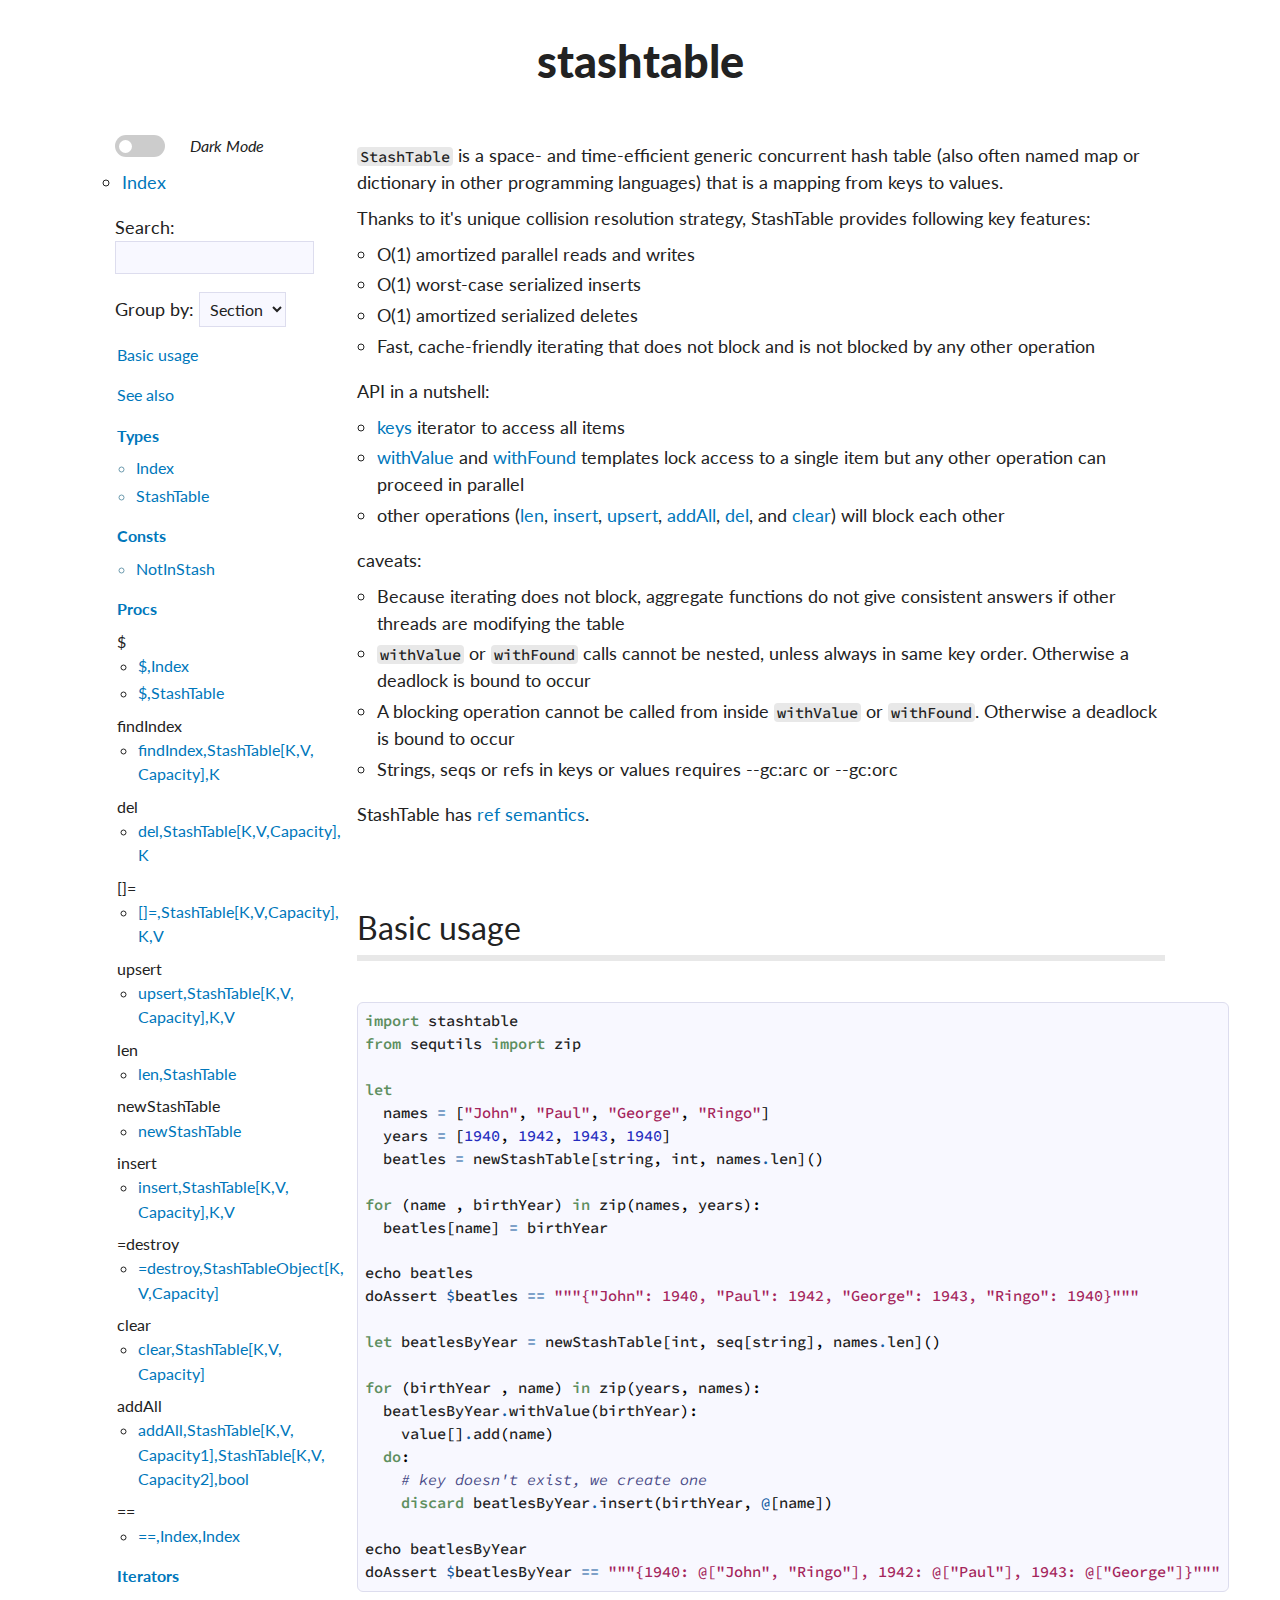
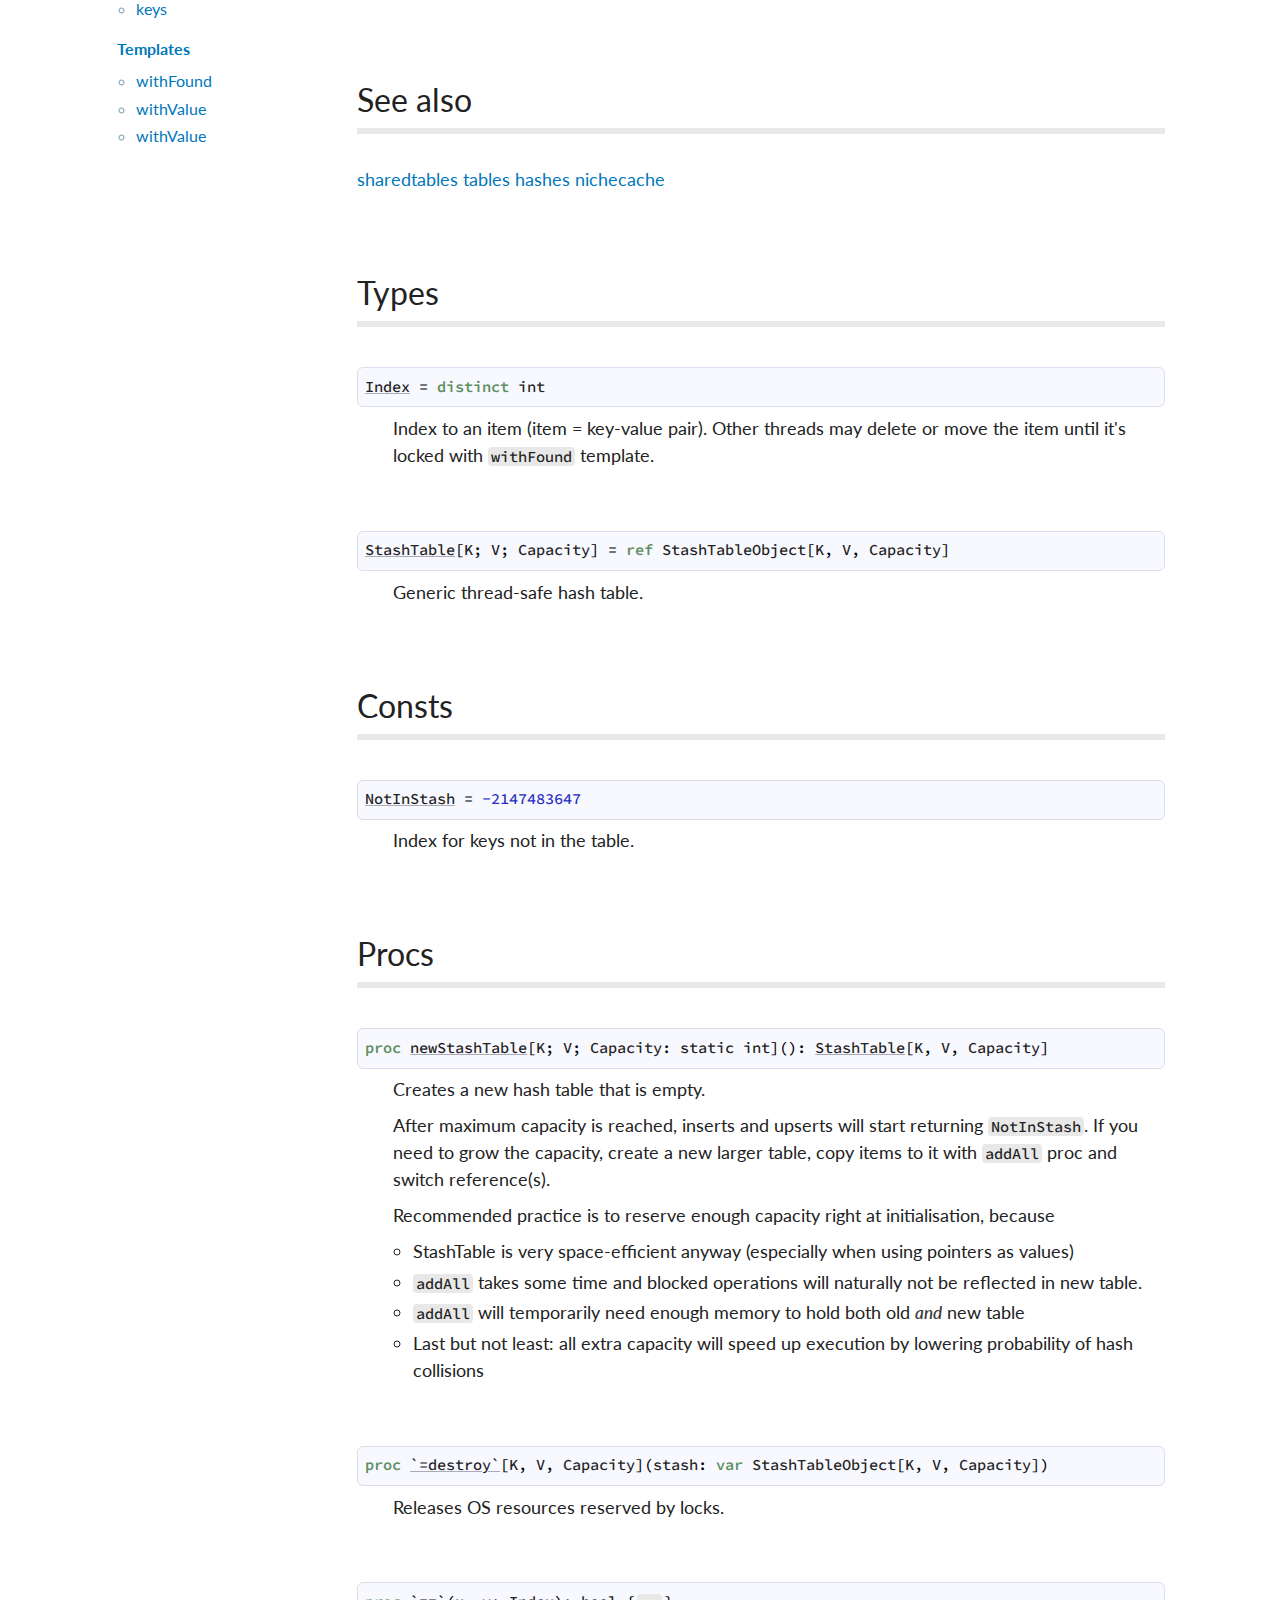
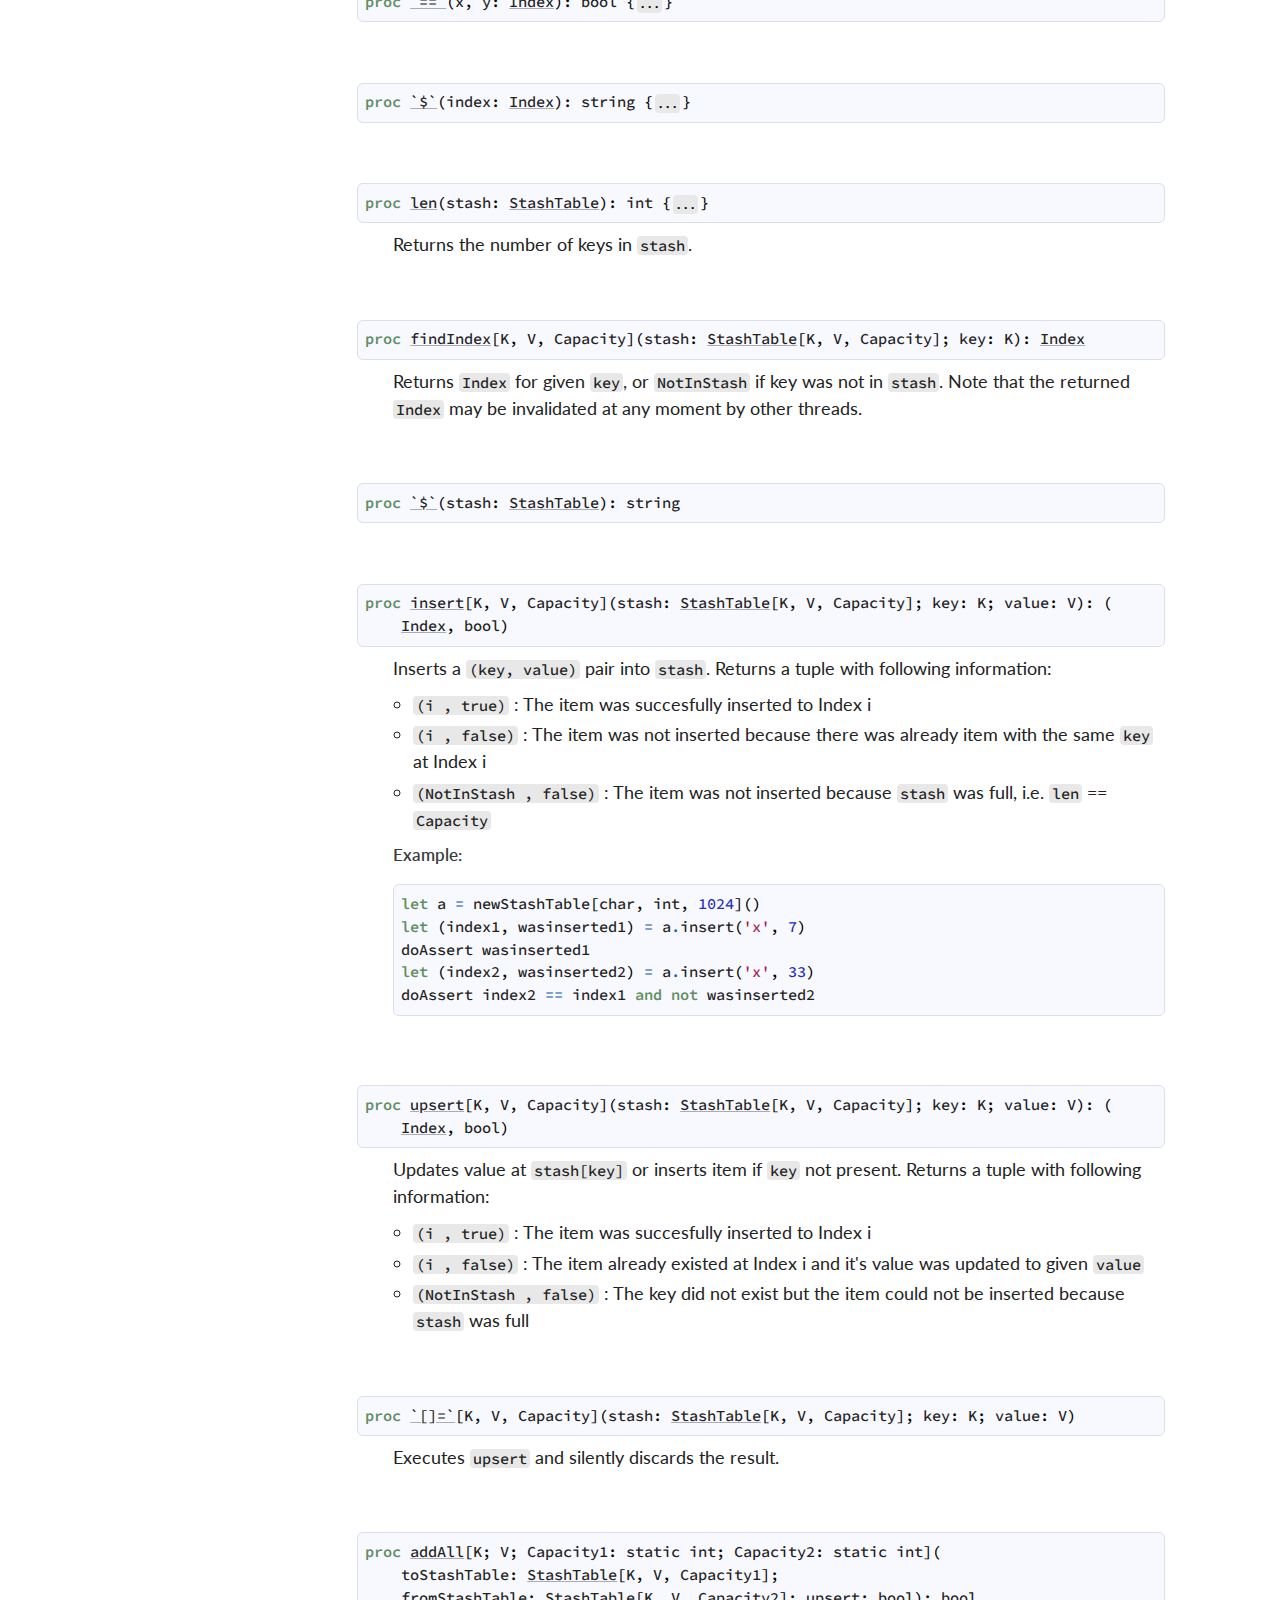
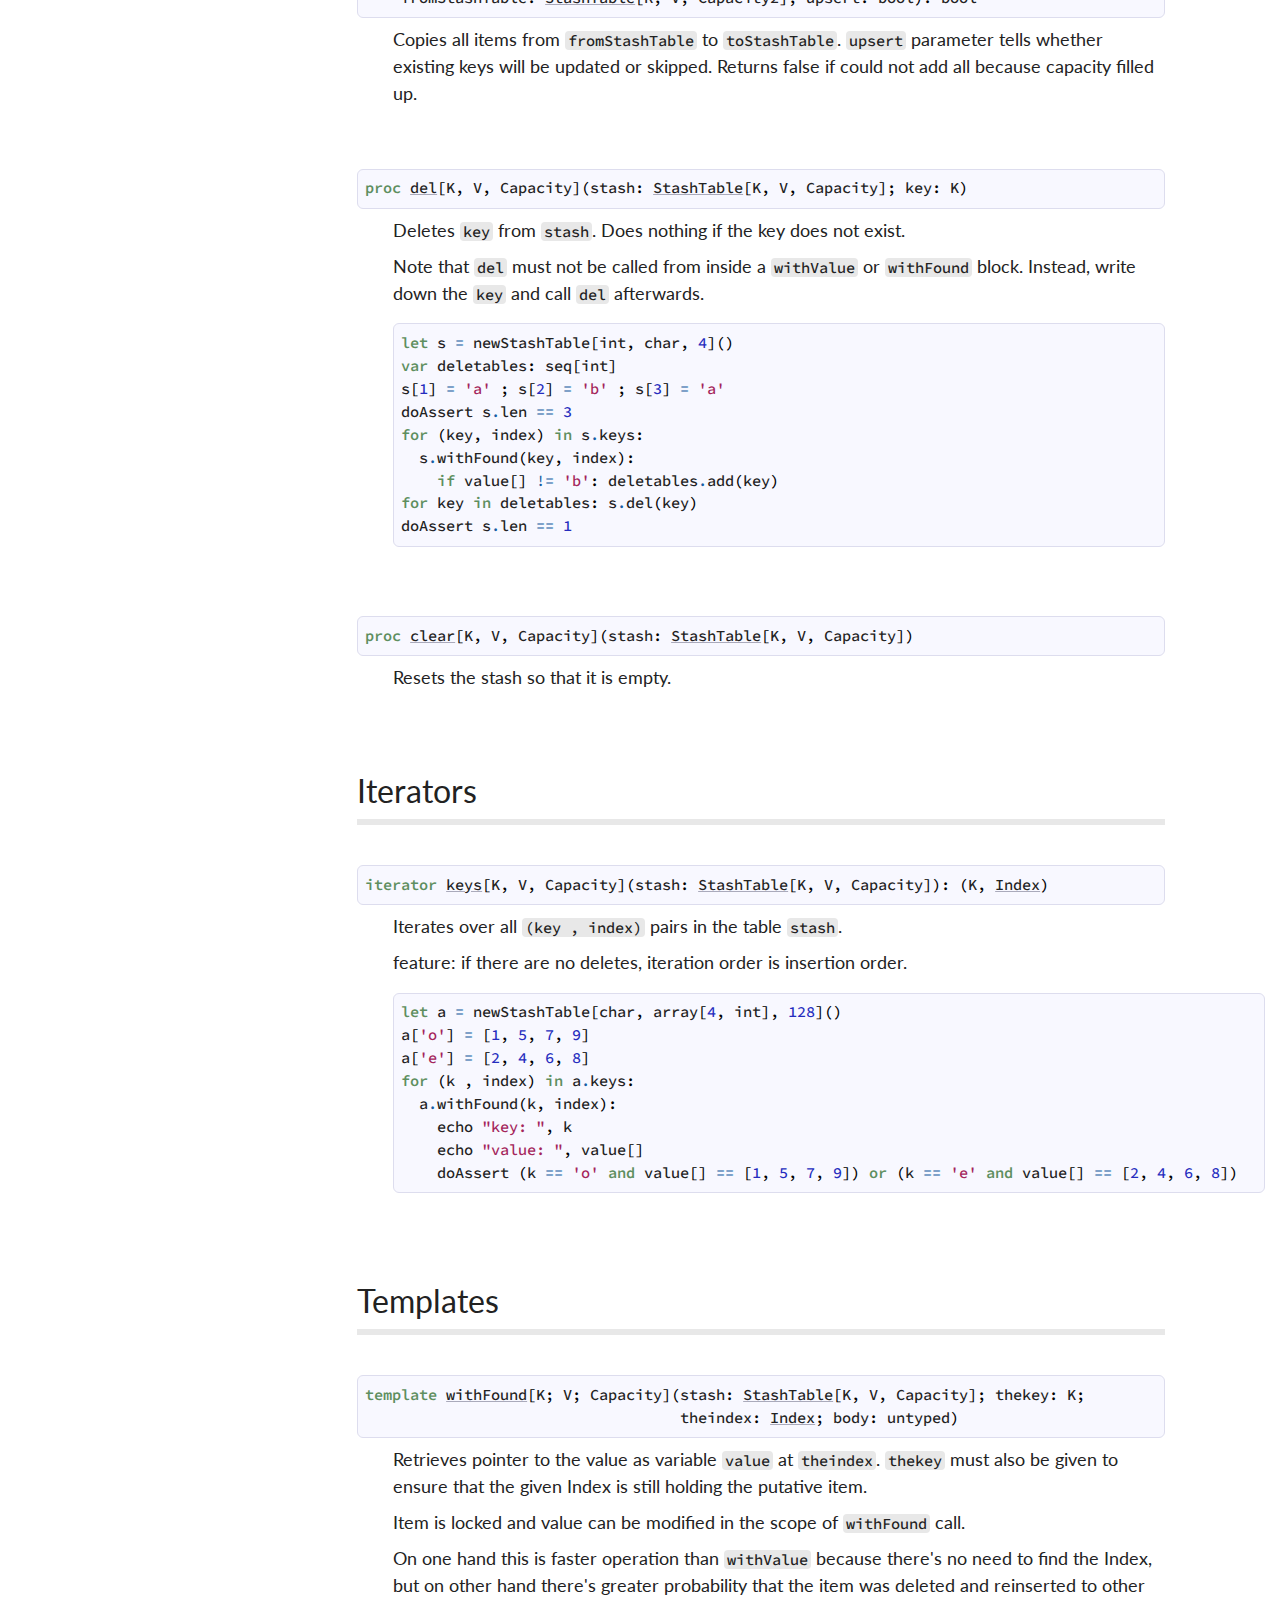
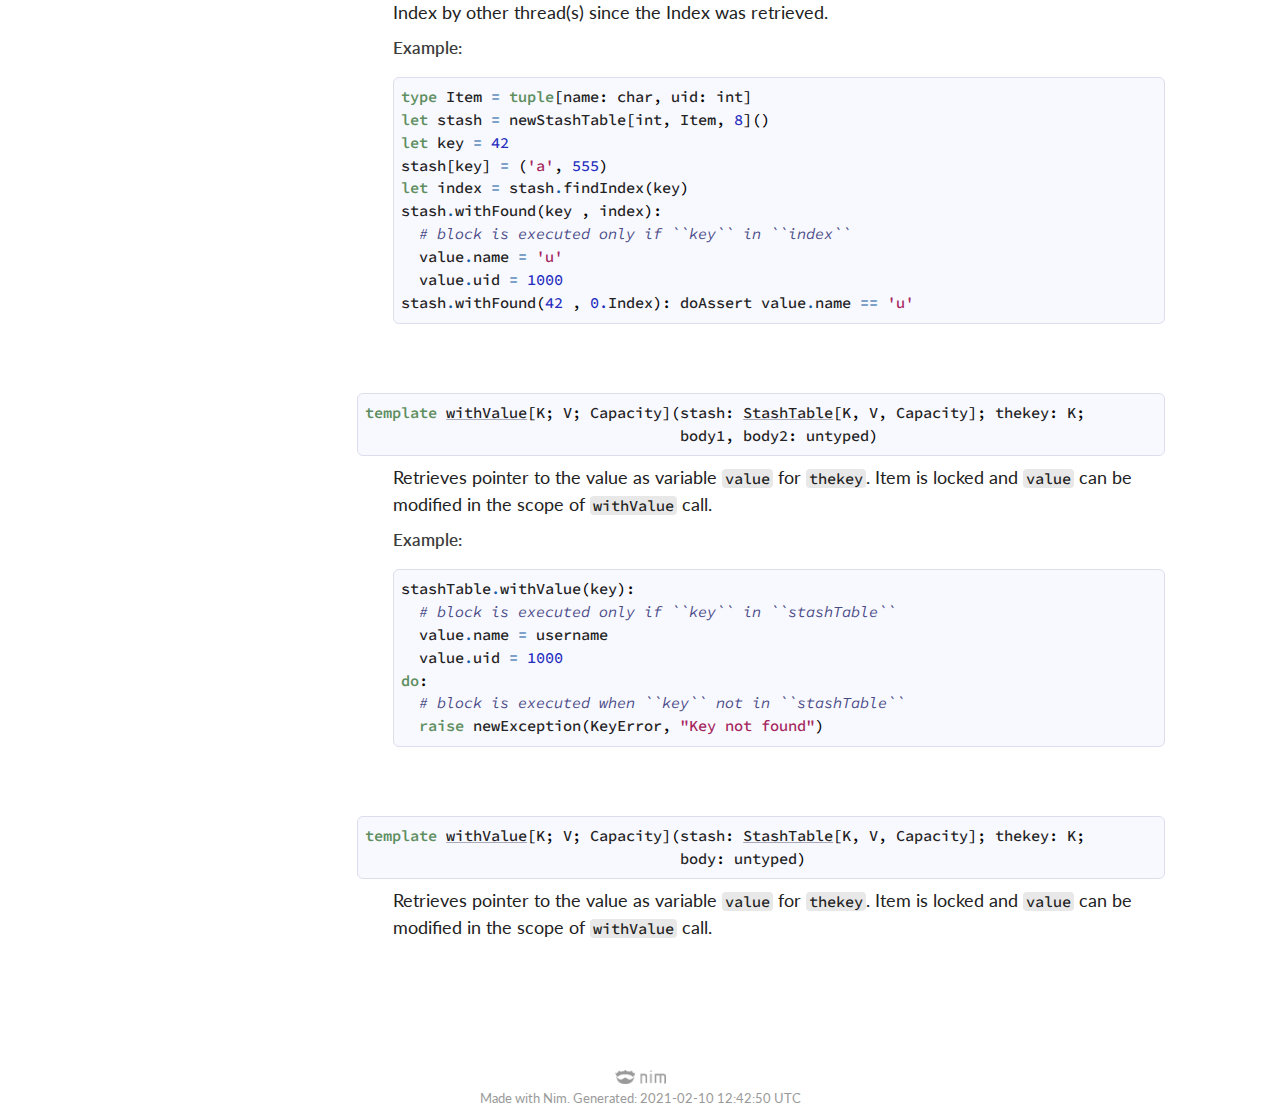
<file: doc/stashtable.html>
<?xml version="1.0" encoding="utf-8" ?>
<!DOCTYPE html PUBLIC "-//W3C//DTD XHTML 1.0 Transitional//EN"
  "http://www.w3.org/TR/xhtml1/DTD/xhtml1-transitional.dtd">
<!--  This file is generated by Nim. -->
<html xmlns="http://www.w3.org/1999/xhtml" xml:lang="en" lang="en">
<head>
<meta http-equiv="Content-Type" content="text/html; charset=utf-8" />

<meta name="viewport" content="width=device-width, initial-scale=1.0">

<!-- Favicon -->
<link rel="shortcut icon" href="[data-uri]"/>
<link rel="icon" type="image/png" sizes="32x32" href="[data-uri]">

<!-- Google fonts -->
<link href='https://fonts.googleapis.com/css?family=Lato:400,600,900' rel='stylesheet' type='text/css'/>
<link href='https://fonts.googleapis.com/css?family=Source+Code+Pro:400,500,600' rel='stylesheet' type='text/css'/>

<title>stashtable</title>

<script type="text/javascript">
function main() {
  var pragmaDots = document.getElementsByClassName("pragmadots");
  for (var i = 0; i < pragmaDots.length; i++) {
    pragmaDots[i].onclick = function(event) {
      // Hide tease
      event.target.parentNode.style.display = "none";
      // Show actual
      event.target.parentNode.nextElementSibling.style.display = "inline";
    }
  }

  const toggleSwitch = document.querySelector('.theme-switch input[type="checkbox"]');
  function switchTheme(e) {
      if (e.target.checked) {
          document.documentElement.setAttribute('data-theme', 'dark');
          localStorage.setItem('theme', 'dark');
      } else {
          document.documentElement.setAttribute('data-theme', 'light');
          localStorage.setItem('theme', 'light');
      }
  }

  toggleSwitch.addEventListener('change', switchTheme, false);

  const currentTheme = localStorage.getItem('theme') ? localStorage.getItem('theme') : null;
  if (currentTheme) {
    document.documentElement.setAttribute('data-theme', currentTheme);

    if (currentTheme === 'dark') {
      toggleSwitch.checked = true;
    }
  }
}
</script>

<style>

/*
Stylesheet for use with Docutils/rst2html.

See http://docutils.sf.net/docs/howto/html-stylesheets.html for how to
customize this style sheet.

Modified from Chad Skeeters' rst2html-style
https://bitbucket.org/cskeeters/rst2html-style/

Modified by Boyd Greenfield and narimiran
*/

:root {
  --primary-background: #fff;
  --secondary-background: ghostwhite;
  --third-background: #e8e8e8;
  --border: #dde;
  --text: #222;
  --anchor: #07b;
  --anchor-focus: #607c9f;
  --input-focus: #1fa0eb;
  --strong: #3c3c3c;
  --hint: #9A9A9A;
  --nim-sprite-base64: url("[data-uri]");

  --keyword: #5e8f60;
  --identifier: #222;
  --comment: #484a86;
  --operator: #155da4;
  --punctuation: black;
  --other: black;
  --escapeSequence: #c4891b;
  --number: #252dbe;
  --literal: #a4255b;
  --raw-data: #a4255b;
}

[data-theme="dark"] {
  --primary-background: #171921;
  --secondary-background: #1e202a;
  --third-background: #2b2e3b;
  --border: #0e1014;
  --text: #fff;
  --anchor: #8be9fd;
  --anchor-focus: #8be9fd;
  --input-focus: #8be9fd;
  --strong: #bd93f9;
  --hint: #7A7C85;
  --nim-sprite-base64: url("[data-uri]");

  --keyword: #ff79c6;
  --identifier: #f8f8f2;
  --comment: #6272a4;
  --operator: #ff79c6;
  --punctuation: #f8f8f2;
  --other: #f8f8f2;
  --escapeSequence: #bd93f9;
  --number: #bd93f9;
  --literal: #f1fa8c;
  --raw-data: #8be9fd;
}

.theme-switch-wrapper {
  display: flex;
  align-items: center;
}

.theme-switch-wrapper em {
  margin-left: 10px;
  font-size: 1rem;
}

.theme-switch {
  display: inline-block;
  height: 22px;
  position: relative;
  width: 50px;
}

.theme-switch input {
  display: none;
}

.slider {
  background-color: #ccc;
  bottom: 0;
  cursor: pointer;
  left: 0;
  position: absolute;
  right: 0;
  top: 0;
  transition: .4s;
}

.slider:before {
  background-color: #fff;
  bottom: 4px;
  content: "";
  height: 13px;
  left: 4px;
  position: absolute;
  transition: .4s;
  width: 13px;
}

input:checked + .slider {
  background-color: #66bb6a;
}

input:checked + .slider:before {
  transform: translateX(26px);
}

.slider.round {
  border-radius: 17px;
}

.slider.round:before {
  border-radius: 50%;
}

html {
  font-size: 100%;
  -webkit-text-size-adjust: 100%;
  -ms-text-size-adjust: 100%; }

body {
  font-family: "Lato", "Helvetica Neue", "HelveticaNeue", Helvetica, Arial, sans-serif;
  font-weight: 400;
  font-size: 1.125em;
  line-height: 1.5;
  color: var(--text);
  background-color: var(--primary-background); }

/* Skeleton grid */
.container {
  position: relative;
  width: 100%;
  max-width: 1050px;
  margin: 0 auto;
  padding: 0;
  box-sizing: border-box; }

.column,
.columns {
  width: 100%;
  float: left;
  box-sizing: border-box;
  margin-left: 1%;
}

.column:first-child,
.columns:first-child {
  margin-left: 0; }

.three.columns {
  width: 22%;
}

.nine.columns {
  width: 77.0%; }

.twelve.columns {
  width: 100%;
  margin-left: 0; }

@media screen and (max-width: 860px) {
  .three.columns {
    display: none;
  }
  .nine.columns {
    width: 98.0%;
  }
  body {
    font-size: 1em;
    line-height: 1.35;
  }
}

cite {
  font-style: italic !important; }


/* Nim search input */
div#searchInputDiv {
  margin-bottom: 1em;
}
input#searchInput {
  width: 80%;
}

/*
 * Some custom formatting for input forms.
 * This also fixes input form colors on Firefox with a dark system theme on Linux.
 */
input {
  -moz-appearance: none;
  background-color: var(--secondary-background);
  color: var(--text);
  border: 1px solid var(--border);
  font-family: "Lato", "Helvetica Neue", "HelveticaNeue", Helvetica, Arial, sans-serif;
  font-size: 0.9em;
  padding: 6px;
}

input:focus {
  border: 1px solid var(--input-focus);
  box-shadow: 0 0 3px var(--input-focus);
}

select {
  -moz-appearance: none;
  background-color: var(--secondary-background);
  color: var(--text);
  border: 1px solid var(--border);
  font-family: "Lato", "Helvetica Neue", "HelveticaNeue", Helvetica, Arial, sans-serif;
  font-size: 0.9em;
  padding: 6px;
}

select:focus {
  border: 1px solid var(--input-focus);
  box-shadow: 0 0 3px var(--input-focus);
}

/* Docgen styles */
/* Links */
a {
  color: var(--anchor);
  text-decoration: none;
}

a span.Identifier {
  text-decoration: underline;
  text-decoration-color: #aab;
}

a.reference-toplevel {
  font-weight: bold;
}

a.toc-backref {
  text-decoration: none;
  color: var(--text); }

a.link-seesrc {
  color: #607c9f;
  font-size: 0.9em;
  font-style: italic; }

a:hover,
a:focus {
  color: var(--anchor-focus);
  text-decoration: underline; }

a:hover span.Identifier {
  color: var(--anchor);
}


sub,
sup {
  position: relative;
  font-size: 75%;
  line-height: 0;
  vertical-align: baseline; }

sup {
  top: -0.5em; }

sub {
  bottom: -0.25em; }

img {
  width: auto;
  height: auto;
  max-width: 100%;
  vertical-align: middle;
  border: 0;
  -ms-interpolation-mode: bicubic; }

@media print {
  * {
    color: black !important;
    text-shadow: none !important;
    background: transparent !important;
    box-shadow: none !important; }

  a,
  a:visited {
    text-decoration: underline; }

  a[href]:after {
    content: " (" attr(href) ")"; }

  abbr[title]:after {
    content: " (" attr(title) ")"; }

  .ir a:after,
  a[href^="javascript:"]:after,
  a[href^="#"]:after {
    content: ""; }

  pre,
  blockquote {
    border: 1px solid #999;
    page-break-inside: avoid; }

  thead {
    display: table-header-group; }

  tr,
  img {
    page-break-inside: avoid; }

  img {
    max-width: 100% !important; }

  @page {
    margin: 0.5cm; }

  h1 {
    page-break-before: always; }

  h1.title {
    page-break-before: avoid; }

  p,
  h2,
  h3 {
    orphans: 3;
    widows: 3; }

  h2,
  h3 {
    page-break-after: avoid; }
}


p {
  margin-top: 0.5em;
  margin-bottom: 0.5em;
}

small {
  font-size: 85%; }

strong {
  font-weight: 600;
  font-size: 0.95em;
  color: var(--strong);
}

em {
  font-style: italic; }

h1 {
  font-size: 1.8em;
  font-weight: 400;
  padding-bottom: .25em;
  border-bottom: 6px solid var(--third-background);
  margin-top: 2.5em;
  margin-bottom: 1em;
  line-height: 1.2em; }

h1.title {
  padding-bottom: 1em;
  border-bottom: 0px;
  font-size: 2.5em;
  text-align: center;
  font-weight: 900;
  margin-top: 0.75em;
  margin-bottom: 0em;
}

h2 {
  font-size: 1.3em;
  margin-top: 2em; }

h2.subtitle {
  text-align: center; }

h3 {
  font-size: 1.125em;
  font-style: italic;
  margin-top: 1.5em; }

h4 {
  font-size: 1.125em;
  margin-top: 1em; }

h5 {
  font-size: 1.125em;
  margin-top: 0.75em; }

h6 {
  font-size: 1.1em; }


ul,
ol {
  padding: 0;
  margin-top: 0.5em;
  margin-left: 0.75em; }

ul ul,
ul ol,
ol ol,
ol ul {
  margin-bottom: 0;
  margin-left: 1.25em; }

ul.simple > li {
    list-style-type: circle;
}

ul.simple-boot li {
    list-style-type: none;
    margin-left: 0em;
    margin-bottom: 0.5em;
}

ol.simple > li, ul.simple > li {
  margin-bottom: 0.2em;
  margin-left: 0.4em }

ul.simple.simple-toc > li {
    margin-top: 1em;
}

ul.simple-toc {
  list-style: none;
  font-size: 0.9em;
  margin-left: -0.3em;
  margin-top: 1em; }

ul.simple-toc > li {
    list-style-type: none;
}

ul.simple-toc-section {
  list-style-type: circle;
  margin-left: 0.8em;
  color: #6c9aae; }

ul.nested-toc-section {
  list-style-type: circle;
  margin-left: -0.75em;
  color: var(--text);
}

ul.nested-toc-section > li {
  margin-left: 1.25em;
}


ol.arabic {
  list-style: decimal; }

ol.loweralpha {
  list-style: lower-alpha; }

ol.upperalpha {
  list-style: upper-alpha; }

ol.lowerroman {
  list-style: lower-roman; }

ol.upperroman {
  list-style: upper-roman; }

ul.auto-toc {
  list-style-type: none; }


dl {
  margin-bottom: 1.5em; }

dt {
  margin-bottom: -0.5em;
  margin-left: 0.0em; }

dd {
  margin-left: 2.0em;
  margin-bottom: 3.0em;
  margin-top: 0.5em; }


hr {
  margin: 2em 0;
  border: 0;
  border-top: 1px solid #aaa; }

blockquote {
  font-size: 0.9em;
  font-style: italic;
  padding-left: 0.5em;
  margin-left: 0;
  border-left: 5px solid #bbc;
}

.pre {
  font-family: "Source Code Pro", Monaco, Menlo, Consolas, "Courier New", monospace;
  font-weight: 500;
  font-size: 0.85em;
  color: var(--text);
  background-color: var(--third-background);
  padding-left: 3px;
  padding-right: 3px;
  border-radius: 4px;
}

pre {
  font-family: "Source Code Pro", Monaco, Menlo, Consolas, "Courier New", monospace;
  color: var(--text);
  font-weight: 500;
  display: inline-block;
  box-sizing: border-box;
  min-width: 100%;
  padding: 0.5em;
  margin-top: 0.5em;
  margin-bottom: 0.5em;
  font-size: 0.85em;
  white-space: pre !important;
  overflow-y: hidden;
  overflow-x: visible;
  background-color: var(--secondary-background);
  border: 1px solid var(--border);
  -webkit-border-radius: 6px;
  -moz-border-radius: 6px;
  border-radius: 6px; }

.pre-scrollable {
  max-height: 340px;
  overflow-y: scroll; }


/* Nim line-numbered tables */
.line-nums-table {
  width: 100%;
  table-layout: fixed; }

table.line-nums-table {
  border-radius: 4px;
  border: 1px solid #cccccc;
  background-color: ghostwhite;
  border-collapse: separate;
  margin-top: 15px;
  margin-bottom: 25px; }

.line-nums-table tbody {
  border: none; }

.line-nums-table td pre {
  border: none;
  background-color: transparent; }

.line-nums-table td.blob-line-nums {
  width: 28px; }

.line-nums-table td.blob-line-nums pre {
  color: #b0b0b0;
  -webkit-filter: opacity(75%);
  text-align: right;
  border-color: transparent;
  background-color: transparent;
  padding-left: 0px;
  margin-left: 0px;
  padding-right: 0px;
  margin-right: 0px; }


table {
  max-width: 100%;
  background-color: transparent;
  margin-top: 0.5em;
  margin-bottom: 1.5em;
  border-collapse: collapse;
  border-color: var(--third-background);
  border-spacing: 0;
  font-size: 0.9em;
}

table th, table td {
  padding: 0px 0.5em 0px;
  border-color: var(--third-background);
}

table th {
  background-color: var(--third-background);
  border-color: var(--third-background);
  font-weight: bold; }

table th.docinfo-name {
    background-color: transparent;
    text-align: right;
}

table tr:hover {
  background-color: var(--third-background); }


/* rst2html default used to remove borders from tables and images */
.borderless, table.borderless td, table.borderless th {
  border: 0; }

table.borderless td, table.borderless th {
  /* Override padding for "table.docutils td" with "! important".
     The right padding separates the table cells. */
  padding: 0 0.5em 0 0 !important; }

.first {
  /* Override more specific margin styles with "! important". */
  margin-top: 0 !important; }

.last, .with-subtitle {
  margin-bottom: 0 !important; }

.hidden {
  display: none; }

blockquote.epigraph {
  margin: 2em 5em; }

dl.docutils dd {
  margin-bottom: 0.5em; }

object[type="image/svg+xml"], object[type="application/x-shockwave-flash"] {
  overflow: hidden; }


div.figure {
  margin-left: 2em;
  margin-right: 2em; }

div.footer, div.header {
  clear: both;
  text-align: center;
  color: #666;
  font-size: smaller; }

div.footer {
    padding-top: 5em;
}

div.line-block {
  display: block;
  margin-top: 1em;
  margin-bottom: 1em; }

div.line-block div.line-block {
  margin-top: 0;
  margin-bottom: 0;
  margin-left: 1.5em; }

div.topic {
  margin: 2em; }

div.search_results {
  background-color: var(--third-background);
  margin: 3em;
  padding: 1em;
  border: 1px solid #4d4d4d;
}

div#global-links ul {
  margin-left: 0;
  list-style-type: none;
}

div#global-links > simple-boot {
    margin-left: 3em;
}

hr.docutils {
  width: 75%; }

img.align-left, .figure.align-left, object.align-left {
  clear: left;
  float: left;
  margin-right: 1em; }

img.align-right, .figure.align-right, object.align-right {
  clear: right;
  float: right;
  margin-left: 1em; }

img.align-center, .figure.align-center, object.align-center {
  display: block;
  margin-left: auto;
  margin-right: auto; }

.align-left {
  text-align: left; }

.align-center {
  clear: both;
  text-align: center; }

.align-right {
  text-align: right; }

/* reset inner alignment in figures */
div.align-right {
  text-align: inherit; }

p.attribution {
  text-align: right;
  margin-left: 50%; }

p.caption {
  font-style: italic; }

p.credits {
  font-style: italic;
  font-size: smaller; }

p.label {
  white-space: nowrap; }

p.rubric {
  font-weight: bold;
  font-size: larger;
  color: maroon;
  text-align: center; }

p.topic-title {
  font-weight: bold; }

pre.address {
  margin-bottom: 0;
  margin-top: 0;
  font: inherit; }

pre.literal-block, pre.doctest-block, pre.math, pre.code {
  margin-left: 2em;
  margin-right: 2em; }

pre.code .ln {
  color: grey; }

/* line numbers */
pre.code, code {
  background-color: #eeeeee; }

pre.code .comment, code .comment {
  color: #5c6576; }

pre.code .keyword, code .keyword {
  color: #3B0D06;
  font-weight: bold; }

pre.code .literal.string, code .literal.string {
  color: #0c5404; }

pre.code .name.builtin, code .name.builtin {
  color: #352b84; }

pre.code .deleted, code .deleted {
  background-color: #DEB0A1; }

pre.code .inserted, code .inserted {
  background-color: #A3D289; }

span.classifier {
  font-style: oblique; }

span.classifier-delimiter {
  font-weight: bold; }

span.option {
  white-space: nowrap; }

span.problematic {
  color: #b30000; }

span.section-subtitle {
  /* font-size relative to parent (h1..h6 element) */
  font-size: 80%; }

span.DecNumber {
  color: var(--number); }

span.BinNumber {
  color: var(--number); }

span.HexNumber {
  color: var(--number); }

span.OctNumber {
  color: var(--number); }

span.FloatNumber {
  color: var(--number); }

span.Identifier {
  color: var(--identifier); }

span.Keyword {
  font-weight: 600;
  color: var(--keyword); }

span.StringLit {
  color: var(--literal); }

span.LongStringLit {
  color: var(--literal); }

span.CharLit {
  color: var(--literal); }

span.EscapeSequence {
  color: var(--escapeSequence); }

span.Operator {
  color: var(--operator); }

span.Punctuation {
  color: var(--punctuation); }

span.Comment, span.LongComment {
  font-style: italic;
  font-weight: 400;
  color: var(--comment); }

span.RegularExpression {
  color: darkviolet; }

span.TagStart {
  color: darkviolet; }

span.TagEnd {
  color: darkviolet; }

span.Key {
  color: #252dbe; }

span.Value {
  color: #252dbe; }

span.RawData {
  color: var(--raw-data); }

span.Assembler {
  color: #252dbe; }

span.Preprocessor {
  color: #252dbe; }

span.Directive {
  color: #252dbe; }

span.Command, span.Rule, span.Hyperlink, span.Label, span.Reference,
span.Other {
  color: var(--other); }

/* Pop type, const, proc, and iterator defs in nim def blocks */
dt pre > span.Identifier, dt pre > span.Operator {
  color: var(--identifier);
  font-weight: 700; }

dt pre > span.Keyword ~ span.Identifier, dt pre > span.Identifier ~ span.Identifier,
dt pre > span.Operator ~ span.Identifier, dt pre > span.Other ~ span.Identifier {
  color: var(--identifier);
  font-weight: inherit; }

/* Nim sprite for the footer (taken from main page favicon) */
.nim-sprite {
  display: inline-block;
  width: 51px;
  height: 14px;
  background-position: 0 0;
  background-size: 51px 14px;
  -webkit-filter: opacity(50%);
  background-repeat: no-repeat;
  background-image: var(--nim-sprite-base64);
  margin-bottom: 5px; }

span.pragmadots {
  /* Position: relative frees us up to make the dots
  look really nice without fucking up the layout and
  causing bulging in the parent container */
  position: relative;
  /* 1px down looks slightly nicer */
  top: 1px;
  padding: 2px;
  background-color: var(--third-background);
  border-radius: 4px;
  margin: 0 2px;
  cursor: pointer;
  font-size: 0.8em;
}

span.pragmadots:hover {
  background-color: var(--hint);
}
span.pragmawrap {
  display: none;
}

span.attachedType {
  display: none;
  visibility: hidden;
}


</style>

</head>
<body onload="main()">
<div class="document" id="documentId">
  <div class="container">
    <h1 class="title">stashtable</h1>
    <div class="row">
  <div class="three columns">
  <div class="theme-switch-wrapper">
    <label class="theme-switch" for="checkbox">
      <input type="checkbox" id="checkbox" />
      <div class="slider round"></div>
    </label>
    &nbsp;&nbsp;&nbsp; <em>Dark Mode</em>
  </div>
  <div id="global-links">
    <ul class="simple">
    <li>
      <a href="theindex.html">Index</a>
    </li>
    </ul>
  </div>
  <div id="searchInputDiv">
    Search: <input type="text" id="searchInput"
      onkeyup="search()" />
  </div>
  <div>
    Group by:
    <select onchange="groupBy(this.value)">
      <option value="section">Section</option>
      <option value="type">Type</option>
    </select>
  </div>
  <ul class="simple simple-toc" id="toc-list">
<li><a class="reference" id="basic-usage_toc" href="#basic-usage">Basic usage</a></li>
<li><a class="reference" id="see-also_toc" href="#see-also">See also</a></li>
<li>
  <a class="reference reference-toplevel" href="#7" id="57">Types</a>
  <ul class="simple simple-toc-section">
      <li><a class="reference" href="#Index"
    title="Index = distinct int">Index</a></li>
  <li><a class="reference" href="#StashTable"
    title="StashTable[K; V; Capacity] = ref StashTableObject[K, V, Capacity]">StashTable</a></li>

  </ul>
</li>
<li>
  <a class="reference reference-toplevel" href="#10" id="60">Consts</a>
  <ul class="simple simple-toc-section">
      <li><a class="reference" href="#NotInStash"
    title="NotInStash = -2147483647">NotInStash</a></li>

  </ul>
</li>
<li>
  <a class="reference reference-toplevel" href="#12" id="62">Procs</a>
  <ul class="simple simple-toc-section">
      <ul class="simple nested-toc-section">$
      <li><a class="reference" href="#%24%2CIndex"
    title="`$`(index: Index): string">$,<wbr>Index</a></li>
  <li><a class="reference" href="#%24%2CStashTable"
    title="`$`(stash: StashTable): string">$,<wbr>StashTable</a></li>

  </ul>
  <ul class="simple nested-toc-section">findIndex
      <li><a class="reference" href="#findIndex%2CStashTable%5BK%2CV%2CCapacity%5D%2CK"
    title="findIndex[K, V, Capacity](stash: StashTable[K, V, Capacity]; key: K): Index">findIndex,<wbr>StashTable[K,<wbr>V,<wbr>Capacity],<wbr>K</a></li>

  </ul>
  <ul class="simple nested-toc-section">del
      <li><a class="reference" href="#del%2CStashTable%5BK%2CV%2CCapacity%5D%2CK"
    title="del[K, V, Capacity](stash: StashTable[K, V, Capacity]; key: K)">del,<wbr>StashTable[K,<wbr>V,<wbr>Capacity],<wbr>K</a></li>

  </ul>
  <ul class="simple nested-toc-section">[]=
      <li><a class="reference" href="#%5B%5D%3D%2CStashTable%5BK%2CV%2CCapacity%5D%2CK%2CV"
    title="`[]=`[K, V, Capacity](stash: StashTable[K, V, Capacity]; key: K; value: V)">[]=,<wbr>StashTable[K,<wbr>V,<wbr>Capacity],<wbr>K,<wbr>V</a></li>

  </ul>
  <ul class="simple nested-toc-section">upsert
      <li><a class="reference" href="#upsert%2CStashTable%5BK%2CV%2CCapacity%5D%2CK%2CV"
    title="upsert[K, V, Capacity](stash: StashTable[K, V, Capacity]; key: K; value: V): (
    Index, bool)">upsert,<wbr>StashTable[K,<wbr>V,<wbr>Capacity],<wbr>K,<wbr>V</a></li>

  </ul>
  <ul class="simple nested-toc-section">len
      <li><a class="reference" href="#len%2CStashTable"
    title="len(stash: StashTable): int">len,<wbr>StashTable</a></li>

  </ul>
  <ul class="simple nested-toc-section">newStashTable
      <li><a class="reference" href="#newStashTable"
    title="newStashTable[K; V; Capacity: static int](): StashTable[K, V, Capacity]">newStashTable</a></li>

  </ul>
  <ul class="simple nested-toc-section">insert
      <li><a class="reference" href="#insert%2CStashTable%5BK%2CV%2CCapacity%5D%2CK%2CV"
    title="insert[K, V, Capacity](stash: StashTable[K, V, Capacity]; key: K; value: V): (
    Index, bool)">insert,<wbr>StashTable[K,<wbr>V,<wbr>Capacity],<wbr>K,<wbr>V</a></li>

  </ul>
  <ul class="simple nested-toc-section">=destroy
      <li><a class="reference" href="#%3Ddestroy%2CStashTableObject%5BK%2CV%2CCapacity%5D"
    title="`=destroy`[K, V, Capacity](stash: var StashTableObject[K, V, Capacity])">=destroy,<wbr>StashTableObject[K,<wbr>V,<wbr>Capacity]</a></li>

  </ul>
  <ul class="simple nested-toc-section">clear
      <li><a class="reference" href="#clear%2CStashTable%5BK%2CV%2CCapacity%5D"
    title="clear[K, V, Capacity](stash: StashTable[K, V, Capacity])">clear,<wbr>StashTable[K,<wbr>V,<wbr>Capacity]</a></li>

  </ul>
  <ul class="simple nested-toc-section">addAll
      <li><a class="reference" href="#addAll%2CStashTable%5BK%2CV%2CCapacity1%5D%2CStashTable%5BK%2CV%2CCapacity2%5D%2Cbool"
    title="addAll[K; V; Capacity1: static int; Capacity2: static int](
    toStashTable: StashTable[K, V, Capacity1];
    fromStashTable: StashTable[K, V, Capacity2]; upsert: bool): bool">addAll,<wbr>StashTable[K,<wbr>V,<wbr>Capacity1],<wbr>StashTable[K,<wbr>V,<wbr>Capacity2],<wbr>bool</a></li>

  </ul>
  <ul class="simple nested-toc-section">==
      <li><a class="reference" href="#%3D%3D%2CIndex%2CIndex"
    title="`==`(x, y: Index): bool">==,<wbr>Index,<wbr>Index</a></li>

  </ul>

  </ul>
</li>
<li>
  <a class="reference reference-toplevel" href="#15" id="65">Iterators</a>
  <ul class="simple simple-toc-section">
      <li><a class="reference" href="#keys.i%2CStashTable%5BK%2CV%2CCapacity%5D"
    title="keys[K, V, Capacity](stash: StashTable[K, V, Capacity]): (K, Index)">keys</a></li>

  </ul>
</li>
<li>
  <a class="reference reference-toplevel" href="#18" id="68">Templates</a>
  <ul class="simple simple-toc-section">
      <li><a class="reference" href="#withFound.t%2CStashTable%5BK%2CV%2CCapacity%5D%2CK%2CIndex%2Cuntyped"
    title="withFound[K; V; Capacity](stash: StashTable[K, V, Capacity]; thekey: K;
                          theindex: Index; body: untyped)">withFound</a></li>
  <li><a class="reference" href="#withValue.t%2CStashTable%5BK%2CV%2CCapacity%5D%2CK%2Cuntyped%2Cuntyped"
    title="withValue[K; V; Capacity](stash: StashTable[K, V, Capacity]; thekey: K;
                          body1, body2: untyped)">withValue</a></li>
  <li><a class="reference" href="#withValue.t%2CStashTable%5BK%2CV%2CCapacity%5D%2CK%2Cuntyped"
    title="withValue[K; V; Capacity](stash: StashTable[K, V, Capacity]; thekey: K;
                          body: untyped)">withValue</a></li>

  </ul>
</li>

</ul>

  </div>
  <div class="nine columns" id="content">
  <div id="tocRoot"></div>
  
  <p class="module-desc"><p><tt class="docutils literal"><span class="pre">StashTable</span></tt> is a space- and time-efficient generic concurrent hash table (also often named map or dictionary in other programming languages) that is a mapping from keys to values.</p>
<p>Thanks to it's unique collision resolution strategy, StashTable provides following key features:</p>
<ul class="simple"><li>O(1) amortized parallel reads and writes</li>
<li>O(1) worst-case serialized inserts</li>
<li>O(1) amortized serialized deletes</li>
<li>Fast, cache-friendly iterating that does not block and is not blocked by any other operation</li>
</ul>
<p>API in a nutshell:</p>
<ul class="simple"><li><a class="reference external" href="#keys.i%2CStashTable%5BK%2CV%2CCapacity%5D">keys</a> iterator to access all items</li>
<li><a class="reference external" href="#withValue.t%2CStashTable%5BK%2CV%2CCapacity%5D%2CK%2Cuntyped%2Cuntyped">withValue</a> and <a class="reference external" href="#withFound.t%2CStashTable%5BK%2CV%2CCapacity%5D%2CK%2CIndex%2Cuntyped">withFound</a> templates lock access to a single item but any other operation can proceed in parallel</li>
<li>other operations (<a class="reference external" href="#len%2CStashTable">len</a>, <a class="reference external" href="#insert%2CStashTable%5BK%2CV%2CCapacity%5D%2CK%2CV">insert</a>, <a class="reference external" href="#upsert%2CStashTable%5BK%2CV%2CCapacity%5D%2CK%2CV">upsert</a>, <a class="reference external" href="#addAll%2CStashTable%5BK%2CV%2CCapacity1%5D%2CStashTable%5BK%2CV%2CCapacity2%5D%2Cbool">addAll</a>, <a class="reference external" href="#addAll%2CStashTable%5BK%2CV%2CCapacity1%5D%2CStashTable%5BK%2CV%2CCapacity2%5D%2Cbool">del</a>, and <a class="reference external" href="#clear%2CStashTable%5BK%2CV%2CCapacity%5D">clear</a>) will block each other</li>
</ul>
<p>caveats:</p>
<ul class="simple"><li>Because iterating does not block, aggregate functions do not give consistent answers if other threads are modifying the table</li>
<li><tt class="docutils literal"><span class="pre">withValue</span></tt> or <tt class="docutils literal"><span class="pre">withFound</span></tt> calls cannot be nested, unless always in same key order. Otherwise a deadlock is bound to occur</li>
<li>A blocking operation cannot be called from inside <tt class="docutils literal"><span class="pre">withValue</span></tt> or <tt class="docutils literal"><span class="pre">withFound</span></tt>. Otherwise a deadlock is bound to occur</li>
<li>Strings, seqs or refs in keys or values requires --gc:arc or --gc:orc</li>
</ul>
<p>StashTable has <a class="reference external" href="https://nim-lang.org/docs/manual.html#types-reference-and-pointer-types">ref semantics</a>.</p>

<h1><a class="toc-backref" id="basic-usage" href="#basic-usage">Basic usage</a></h1><pre class="listing"><span class="Keyword">import</span> <span class="Identifier">stashtable</span>
<span class="Keyword">from</span> <span class="Identifier">sequtils</span> <span class="Keyword">import</span> <span class="Identifier">zip</span>

<span class="Keyword">let</span>
  <span class="Identifier">names</span> <span class="Operator">=</span> <span class="Punctuation">[</span><span class="StringLit">&quot;John&quot;</span><span class="Punctuation">,</span> <span class="StringLit">&quot;Paul&quot;</span><span class="Punctuation">,</span> <span class="StringLit">&quot;George&quot;</span><span class="Punctuation">,</span> <span class="StringLit">&quot;Ringo&quot;</span><span class="Punctuation">]</span>
  <span class="Identifier">years</span> <span class="Operator">=</span> <span class="Punctuation">[</span><span class="DecNumber">1940</span><span class="Punctuation">,</span> <span class="DecNumber">1942</span><span class="Punctuation">,</span> <span class="DecNumber">1943</span><span class="Punctuation">,</span> <span class="DecNumber">1940</span><span class="Punctuation">]</span>
  <span class="Identifier">beatles</span> <span class="Operator">=</span> <span class="Identifier">newStashTable</span><span class="Punctuation">[</span><span class="Identifier">string</span><span class="Punctuation">,</span> <span class="Identifier">int</span><span class="Punctuation">,</span> <span class="Identifier">names</span><span class="Operator">.</span><span class="Identifier">len</span><span class="Punctuation">]</span><span class="Punctuation">(</span><span class="Punctuation">)</span>

<span class="Keyword">for</span> <span class="Punctuation">(</span><span class="Identifier">name</span> <span class="Punctuation">,</span> <span class="Identifier">birthYear</span><span class="Punctuation">)</span> <span class="Keyword">in</span> <span class="Identifier">zip</span><span class="Punctuation">(</span><span class="Identifier">names</span><span class="Punctuation">,</span> <span class="Identifier">years</span><span class="Punctuation">)</span><span class="Punctuation">:</span>
  <span class="Identifier">beatles</span><span class="Punctuation">[</span><span class="Identifier">name</span><span class="Punctuation">]</span> <span class="Operator">=</span> <span class="Identifier">birthYear</span>

<span class="Identifier">echo</span> <span class="Identifier">beatles</span>
<span class="Identifier">doAssert</span> <span class="Operator">$</span><span class="Identifier">beatles</span> <span class="Operator">==</span> <span class="LongStringLit">&quot;&quot;&quot;{&quot;John&quot;: 1940, &quot;Paul&quot;: 1942, &quot;George&quot;: 1943, &quot;Ringo&quot;: 1940}&quot;&quot;&quot;</span>

<span class="Keyword">let</span> <span class="Identifier">beatlesByYear</span> <span class="Operator">=</span> <span class="Identifier">newStashTable</span><span class="Punctuation">[</span><span class="Identifier">int</span><span class="Punctuation">,</span> <span class="Identifier">seq</span><span class="Punctuation">[</span><span class="Identifier">string</span><span class="Punctuation">]</span><span class="Punctuation">,</span> <span class="Identifier">names</span><span class="Operator">.</span><span class="Identifier">len</span><span class="Punctuation">]</span><span class="Punctuation">(</span><span class="Punctuation">)</span>

<span class="Keyword">for</span> <span class="Punctuation">(</span><span class="Identifier">birthYear</span> <span class="Punctuation">,</span> <span class="Identifier">name</span><span class="Punctuation">)</span> <span class="Keyword">in</span> <span class="Identifier">zip</span><span class="Punctuation">(</span><span class="Identifier">years</span><span class="Punctuation">,</span> <span class="Identifier">names</span><span class="Punctuation">)</span><span class="Punctuation">:</span>
  <span class="Identifier">beatlesByYear</span><span class="Operator">.</span><span class="Identifier">withValue</span><span class="Punctuation">(</span><span class="Identifier">birthYear</span><span class="Punctuation">)</span><span class="Punctuation">:</span>
    <span class="Identifier">value</span><span class="Punctuation">[</span><span class="Punctuation">]</span><span class="Operator">.</span><span class="Identifier">add</span><span class="Punctuation">(</span><span class="Identifier">name</span><span class="Punctuation">)</span>
  <span class="Keyword">do</span><span class="Punctuation">:</span>
    <span class="Comment"># key doesn't exist, we create one</span>
    <span class="Keyword">discard</span> <span class="Identifier">beatlesByYear</span><span class="Operator">.</span><span class="Identifier">insert</span><span class="Punctuation">(</span><span class="Identifier">birthYear</span><span class="Punctuation">,</span> <span class="Operator">@</span><span class="Punctuation">[</span><span class="Identifier">name</span><span class="Punctuation">]</span><span class="Punctuation">)</span>

<span class="Identifier">echo</span> <span class="Identifier">beatlesByYear</span>
<span class="Identifier">doAssert</span> <span class="Operator">$</span><span class="Identifier">beatlesByYear</span> <span class="Operator">==</span> <span class="LongStringLit">&quot;&quot;&quot;{1940: @[&quot;John&quot;, &quot;Ringo&quot;], 1942: @[&quot;Paul&quot;], 1943: @[&quot;George&quot;]}&quot;&quot;&quot;</span></pre>
<h1><a class="toc-backref" id="see-also" href="#see-also">See also</a></h1><p><a class="reference external" href="https://nim-lang.org/docs/sharedtables.html">sharedtables</a> <a class="reference external" href="https://nim-lang.org/docs/tables.html">tables</a> <a class="reference external" href="https://nim-lang.org/docs/hashes.html">hashes</a> <a class="reference external" href="https://github.com/olliNiinivaara/Nichecache">nichecache</a></p>
</p>
  <div class="section" id="7">
<h1><a class="toc-backref" href="#7">Types</a></h1>
<dl class="item">
<a id="Index"></a>
<dt><pre><a href="stashtable.html#Index"><span class="Identifier">Index</span></a> <span class="Other">=</span> <span class="Keyword">distinct</span> <span class="Identifier">int</span></pre></dt>
<dd>

Index to an item (item = key-value pair). Other threads may delete or move the item until it's locked with <tt class="docutils literal"><span class="pre">withFound</span></tt> template.

</dd>
<a id="StashTable"></a>
<dt><pre><a href="stashtable.html#StashTable"><span class="Identifier">StashTable</span></a><span class="Other">[</span><span class="Identifier">K</span><span class="Other">;</span> <span class="Identifier">V</span><span class="Other">;</span> <span class="Identifier">Capacity</span><span class="Other">]</span> <span class="Other">=</span> <span class="Keyword">ref</span> <span class="Identifier">StashTableObject</span><span class="Other">[</span><span class="Identifier">K</span><span class="Other">,</span> <span class="Identifier">V</span><span class="Other">,</span> <span class="Identifier">Capacity</span><span class="Other">]</span></pre></dt>
<dd>

Generic thread-safe hash table.

</dd>

</dl></div>
<div class="section" id="10">
<h1><a class="toc-backref" href="#10">Consts</a></h1>
<dl class="item">
<a id="NotInStash"></a>
<dt><pre><a href="stashtable.html#NotInStash"><span class="Identifier">NotInStash</span></a> <span class="Other">=</span> <span class="DecNumber">-2147483647</span></pre></dt>
<dd>

Index for keys not in the table.

</dd>

</dl></div>
<div class="section" id="12">
<h1><a class="toc-backref" href="#12">Procs</a></h1>
<dl class="item">
<a id="newStashTable"></a>
<dt><pre><span class="Keyword">proc</span> <a href="#newStashTable"><span class="Identifier">newStashTable</span></a><span class="Other">[</span><span class="Identifier">K</span><span class="Other">;</span> <span class="Identifier">V</span><span class="Other">;</span> <span class="Identifier">Capacity</span><span class="Other">:</span> <span class="Identifier">static</span> <span class="Identifier">int</span><span class="Other">]</span><span class="Other">(</span><span class="Other">)</span><span class="Other">:</span> <a href="stashtable.html#StashTable"><span class="Identifier">StashTable</span></a><span class="Other">[</span><span class="Identifier">K</span><span class="Other">,</span> <span class="Identifier">V</span><span class="Other">,</span> <span class="Identifier">Capacity</span><span class="Other">]</span></pre></dt>
<dd>

<p>Creates a new hash table that is empty.</p>
<p>After maximum capacity is reached, inserts and upserts will start returning <tt class="docutils literal"><span class="pre">NotInStash</span></tt>. If you need to grow the capacity, create a new larger table, copy items to it with <tt class="docutils literal"><span class="pre">addAll</span></tt> proc and switch reference(s).</p>
<p>Recommended practice is to reserve enough capacity right at initialisation, because</p>
<ul class="simple"><li>StashTable is very space-efficient anyway (especially when using pointers as values)</li>
<li><tt class="docutils literal"><span class="pre">addAll</span></tt> takes some time and blocked operations will naturally not be reflected in new table.</li>
<li><tt class="docutils literal"><span class="pre">addAll</span></tt> will temporarily need enough memory to hold both old <strong><em>and</em></strong> new table</li>
<li>Last but not least: all extra capacity will speed up execution by lowering probability of hash collisions</li>
</ul>


</dd>
<a id="=destroy,StashTableObject[K,V,Capacity]"></a>
<dt><pre><span class="Keyword">proc</span> <a href="#%3Ddestroy%2CStashTableObject%5BK%2CV%2CCapacity%5D"><span class="Identifier">`=destroy`</span></a><span class="Other">[</span><span class="Identifier">K</span><span class="Other">,</span> <span class="Identifier">V</span><span class="Other">,</span> <span class="Identifier">Capacity</span><span class="Other">]</span><span class="Other">(</span><span class="Identifier">stash</span><span class="Other">:</span> <span class="Keyword">var</span> <span class="Identifier">StashTableObject</span><span class="Other">[</span><span class="Identifier">K</span><span class="Other">,</span> <span class="Identifier">V</span><span class="Other">,</span> <span class="Identifier">Capacity</span><span class="Other">]</span><span class="Other">)</span></pre></dt>
<dd>

Releases OS resources reserved by locks.

</dd>
<a id="==,Index,Index"></a>
<dt><pre><span class="Keyword">proc</span> <a href="#%3D%3D%2CIndex%2CIndex"><span class="Identifier">`==`</span></a><span class="Other">(</span><span class="Identifier">x</span><span class="Other">,</span> <span class="Identifier">y</span><span class="Other">:</span> <a href="stashtable.html#Index"><span class="Identifier">Index</span></a><span class="Other">)</span><span class="Other">:</span> <span class="Identifier">bool</span> <span><span class="Other">{</span><span class="Other pragmadots">...</span><span class="Other">}</span></span><span class="pragmawrap"><span class="Other">{.</span><span class="pragma"><span class="Identifier">borrow</span></span><span class="Other">.}</span></span></pre></dt>
<dd>



</dd>
<a id="$,Index"></a>
<dt><pre><span class="Keyword">proc</span> <a href="#%24%2CIndex"><span class="Identifier">`$`</span></a><span class="Other">(</span><span class="Identifier">index</span><span class="Other">:</span> <a href="stashtable.html#Index"><span class="Identifier">Index</span></a><span class="Other">)</span><span class="Other">:</span> <span class="Identifier">string</span> <span><span class="Other">{</span><span class="Other pragmadots">...</span><span class="Other">}</span></span><span class="pragmawrap"><span class="Other">{.</span><span class="pragma"><span class="Identifier">raises</span><span class="Other">:</span> <span class="Other">[</span><span class="Other">]</span><span class="Other">,</span> <span class="Identifier">tags</span><span class="Other">:</span> <span class="Other">[</span><span class="Other">]</span></span><span class="Other">.}</span></span></pre></dt>
<dd>



</dd>
<a id="len,StashTable"></a>
<dt><pre><span class="Keyword">proc</span> <a href="#len%2CStashTable"><span class="Identifier">len</span></a><span class="Other">(</span><span class="Identifier">stash</span><span class="Other">:</span> <a href="stashtable.html#StashTable"><span class="Identifier">StashTable</span></a><span class="Other">)</span><span class="Other">:</span> <span class="Identifier">int</span> <span><span class="Other">{</span><span class="Other pragmadots">...</span><span class="Other">}</span></span><span class="pragmawrap"><span class="Other">{.</span><span class="pragma"><span class="Identifier">inline</span></span><span class="Other">.}</span></span></pre></dt>
<dd>

Returns the number of keys in <tt class="docutils literal"><span class="pre">stash</span></tt>.

</dd>
<a id="findIndex,StashTable[K,V,Capacity],K"></a>
<dt><pre><span class="Keyword">proc</span> <a href="#findIndex%2CStashTable%5BK%2CV%2CCapacity%5D%2CK"><span class="Identifier">findIndex</span></a><span class="Other">[</span><span class="Identifier">K</span><span class="Other">,</span> <span class="Identifier">V</span><span class="Other">,</span> <span class="Identifier">Capacity</span><span class="Other">]</span><span class="Other">(</span><span class="Identifier">stash</span><span class="Other">:</span> <a href="stashtable.html#StashTable"><span class="Identifier">StashTable</span></a><span class="Other">[</span><span class="Identifier">K</span><span class="Other">,</span> <span class="Identifier">V</span><span class="Other">,</span> <span class="Identifier">Capacity</span><span class="Other">]</span><span class="Other">;</span> <span class="Identifier">key</span><span class="Other">:</span> <span class="Identifier">K</span><span class="Other">)</span><span class="Other">:</span> <a href="stashtable.html#Index"><span class="Identifier">Index</span></a></pre></dt>
<dd>

Returns <tt class="docutils literal"><span class="pre">Index</span></tt> for given <tt class="docutils literal"><span class="pre">key</span></tt>, or <tt class="docutils literal"><span class="pre">NotInStash</span></tt> if key was not in <tt class="docutils literal"><span class="pre">stash</span></tt>. Note that the returned <tt class="docutils literal"><span class="pre">Index</span></tt> may be invalidated at any moment by other threads.

</dd>
<a id="$,StashTable"></a>
<dt><pre><span class="Keyword">proc</span> <a href="#%24%2CStashTable"><span class="Identifier">`$`</span></a><span class="Other">(</span><span class="Identifier">stash</span><span class="Other">:</span> <a href="stashtable.html#StashTable"><span class="Identifier">StashTable</span></a><span class="Other">)</span><span class="Other">:</span> <span class="Identifier">string</span></pre></dt>
<dd>



</dd>
<a id="insert,StashTable[K,V,Capacity],K,V"></a>
<dt><pre><span class="Keyword">proc</span> <a href="#insert%2CStashTable%5BK%2CV%2CCapacity%5D%2CK%2CV"><span class="Identifier">insert</span></a><span class="Other">[</span><span class="Identifier">K</span><span class="Other">,</span> <span class="Identifier">V</span><span class="Other">,</span> <span class="Identifier">Capacity</span><span class="Other">]</span><span class="Other">(</span><span class="Identifier">stash</span><span class="Other">:</span> <a href="stashtable.html#StashTable"><span class="Identifier">StashTable</span></a><span class="Other">[</span><span class="Identifier">K</span><span class="Other">,</span> <span class="Identifier">V</span><span class="Other">,</span> <span class="Identifier">Capacity</span><span class="Other">]</span><span class="Other">;</span> <span class="Identifier">key</span><span class="Other">:</span> <span class="Identifier">K</span><span class="Other">;</span> <span class="Identifier">value</span><span class="Other">:</span> <span class="Identifier">V</span><span class="Other">)</span><span class="Other">:</span> <span class="Other">(</span>
    <a href="stashtable.html#Index"><span class="Identifier">Index</span></a><span class="Other">,</span> <span class="Identifier">bool</span><span class="Other">)</span></pre></dt>
<dd>

Inserts a <tt class="docutils literal"><span class="pre">(key, value)</span></tt> pair into <tt class="docutils literal"><span class="pre">stash</span></tt>. Returns a tuple with following information:<ul class="simple"><li><tt class="docutils literal"><span class="pre">(i , true)</span></tt> : The item was succesfully inserted to Index i</li>
<li><tt class="docutils literal"><span class="pre">(i , false)</span></tt> : The item was not inserted because there was already item with the same <tt class="docutils literal"><span class="pre">key</span></tt> at Index i</li>
<li><tt class="docutils literal"><span class="pre">(NotInStash , false)</span></tt> : The item was not inserted because <tt class="docutils literal"><span class="pre">stash</span></tt> was full, i.e. <tt class="docutils literal"><span class="pre">len</span></tt> == <tt class="docutils literal"><span class="pre">Capacity</span></tt></li>
</ul>

<p><strong class="examples_text">Example:</strong></p>
<pre class="listing"><span class="Keyword">let</span><span class="Whitespace"> </span><span class="Identifier">a</span><span class="Whitespace"> </span><span class="Operator">=</span><span class="Whitespace"> </span><span class="Identifier">newStashTable</span><span class="Punctuation">[</span><span class="Identifier">char</span><span class="Punctuation">,</span><span class="Whitespace"> </span><span class="Identifier">int</span><span class="Punctuation">,</span><span class="Whitespace"> </span><span class="DecNumber">1024</span><span class="Punctuation">]</span><span class="Punctuation">(</span><span class="Punctuation">)</span><span class="Whitespace">  
</span><span class="Keyword">let</span><span class="Whitespace"> </span><span class="Punctuation">(</span><span class="Identifier">index1</span><span class="Punctuation">,</span><span class="Whitespace"> </span><span class="Identifier">wasinserted1</span><span class="Punctuation">)</span><span class="Whitespace"> </span><span class="Operator">=</span><span class="Whitespace"> </span><span class="Identifier">a</span><span class="Operator">.</span><span class="Identifier">insert</span><span class="Punctuation">(</span><span class="CharLit">&apos;x&apos;</span><span class="Punctuation">,</span><span class="Whitespace"> </span><span class="DecNumber">7</span><span class="Punctuation">)</span><span class="Whitespace">
</span><span class="Identifier">doAssert</span><span class="Whitespace"> </span><span class="Identifier">wasinserted1</span><span class="Whitespace">
</span><span class="Keyword">let</span><span class="Whitespace"> </span><span class="Punctuation">(</span><span class="Identifier">index2</span><span class="Punctuation">,</span><span class="Whitespace"> </span><span class="Identifier">wasinserted2</span><span class="Punctuation">)</span><span class="Whitespace"> </span><span class="Operator">=</span><span class="Whitespace"> </span><span class="Identifier">a</span><span class="Operator">.</span><span class="Identifier">insert</span><span class="Punctuation">(</span><span class="CharLit">&apos;x&apos;</span><span class="Punctuation">,</span><span class="Whitespace"> </span><span class="DecNumber">33</span><span class="Punctuation">)</span><span class="Whitespace">
</span><span class="Identifier">doAssert</span><span class="Whitespace"> </span><span class="Identifier">index2</span><span class="Whitespace"> </span><span class="Operator">==</span><span class="Whitespace"> </span><span class="Identifier">index1</span><span class="Whitespace"> </span><span class="Keyword">and</span><span class="Whitespace"> </span><span class="Keyword">not</span><span class="Whitespace"> </span><span class="Identifier">wasinserted2</span></pre>

</dd>
<a id="upsert,StashTable[K,V,Capacity],K,V"></a>
<dt><pre><span class="Keyword">proc</span> <a href="#upsert%2CStashTable%5BK%2CV%2CCapacity%5D%2CK%2CV"><span class="Identifier">upsert</span></a><span class="Other">[</span><span class="Identifier">K</span><span class="Other">,</span> <span class="Identifier">V</span><span class="Other">,</span> <span class="Identifier">Capacity</span><span class="Other">]</span><span class="Other">(</span><span class="Identifier">stash</span><span class="Other">:</span> <a href="stashtable.html#StashTable"><span class="Identifier">StashTable</span></a><span class="Other">[</span><span class="Identifier">K</span><span class="Other">,</span> <span class="Identifier">V</span><span class="Other">,</span> <span class="Identifier">Capacity</span><span class="Other">]</span><span class="Other">;</span> <span class="Identifier">key</span><span class="Other">:</span> <span class="Identifier">K</span><span class="Other">;</span> <span class="Identifier">value</span><span class="Other">:</span> <span class="Identifier">V</span><span class="Other">)</span><span class="Other">:</span> <span class="Other">(</span>
    <a href="stashtable.html#Index"><span class="Identifier">Index</span></a><span class="Other">,</span> <span class="Identifier">bool</span><span class="Other">)</span></pre></dt>
<dd>

Updates value at <tt class="docutils literal"><span class="pre">stash[key]</span></tt> or inserts item if <tt class="docutils literal"><span class="pre">key</span></tt> not present. Returns a tuple with following information:<ul class="simple"><li><tt class="docutils literal"><span class="pre">(i , true)</span></tt> : The item was succesfully inserted to Index i</li>
<li><tt class="docutils literal"><span class="pre">(i , false)</span></tt> : The item already existed at Index i and it's value was updated to given <tt class="docutils literal"><span class="pre">value</span></tt></li>
<li><tt class="docutils literal"><span class="pre">(NotInStash , false)</span></tt> : The key did not exist but the item could not be inserted because <tt class="docutils literal"><span class="pre">stash</span></tt> was full</li>
</ul>


</dd>
<a id="[]=,StashTable[K,V,Capacity],K,V"></a>
<dt><pre><span class="Keyword">proc</span> <a href="#%5B%5D%3D%2CStashTable%5BK%2CV%2CCapacity%5D%2CK%2CV"><span class="Identifier">`[]=`</span></a><span class="Other">[</span><span class="Identifier">K</span><span class="Other">,</span> <span class="Identifier">V</span><span class="Other">,</span> <span class="Identifier">Capacity</span><span class="Other">]</span><span class="Other">(</span><span class="Identifier">stash</span><span class="Other">:</span> <a href="stashtable.html#StashTable"><span class="Identifier">StashTable</span></a><span class="Other">[</span><span class="Identifier">K</span><span class="Other">,</span> <span class="Identifier">V</span><span class="Other">,</span> <span class="Identifier">Capacity</span><span class="Other">]</span><span class="Other">;</span> <span class="Identifier">key</span><span class="Other">:</span> <span class="Identifier">K</span><span class="Other">;</span> <span class="Identifier">value</span><span class="Other">:</span> <span class="Identifier">V</span><span class="Other">)</span></pre></dt>
<dd>

Executes <tt class="docutils literal"><span class="pre">upsert</span></tt> and silently discards the result.

</dd>
<a id="addAll,StashTable[K,V,Capacity1],StashTable[K,V,Capacity2],bool"></a>
<dt><pre><span class="Keyword">proc</span> <a href="#addAll%2CStashTable%5BK%2CV%2CCapacity1%5D%2CStashTable%5BK%2CV%2CCapacity2%5D%2Cbool"><span class="Identifier">addAll</span></a><span class="Other">[</span><span class="Identifier">K</span><span class="Other">;</span> <span class="Identifier">V</span><span class="Other">;</span> <span class="Identifier">Capacity1</span><span class="Other">:</span> <span class="Identifier">static</span> <span class="Identifier">int</span><span class="Other">;</span> <span class="Identifier">Capacity2</span><span class="Other">:</span> <span class="Identifier">static</span> <span class="Identifier">int</span><span class="Other">]</span><span class="Other">(</span>
    <span class="Identifier">toStashTable</span><span class="Other">:</span> <a href="stashtable.html#StashTable"><span class="Identifier">StashTable</span></a><span class="Other">[</span><span class="Identifier">K</span><span class="Other">,</span> <span class="Identifier">V</span><span class="Other">,</span> <span class="Identifier">Capacity1</span><span class="Other">]</span><span class="Other">;</span>
    <span class="Identifier">fromStashTable</span><span class="Other">:</span> <a href="stashtable.html#StashTable"><span class="Identifier">StashTable</span></a><span class="Other">[</span><span class="Identifier">K</span><span class="Other">,</span> <span class="Identifier">V</span><span class="Other">,</span> <span class="Identifier">Capacity2</span><span class="Other">]</span><span class="Other">;</span> <span class="Identifier">upsert</span><span class="Other">:</span> <span class="Identifier">bool</span><span class="Other">)</span><span class="Other">:</span> <span class="Identifier">bool</span></pre></dt>
<dd>

Copies all items from <tt class="docutils literal"><span class="pre">fromStashTable</span></tt> to <tt class="docutils literal"><span class="pre">toStashTable</span></tt>. <tt class="docutils literal"><span class="pre">upsert</span></tt> parameter tells whether existing keys will be updated or skipped. Returns false if could not add all because capacity filled up.

</dd>
<a id="del,StashTable[K,V,Capacity],K"></a>
<dt><pre><span class="Keyword">proc</span> <a href="#del%2CStashTable%5BK%2CV%2CCapacity%5D%2CK"><span class="Identifier">del</span></a><span class="Other">[</span><span class="Identifier">K</span><span class="Other">,</span> <span class="Identifier">V</span><span class="Other">,</span> <span class="Identifier">Capacity</span><span class="Other">]</span><span class="Other">(</span><span class="Identifier">stash</span><span class="Other">:</span> <a href="stashtable.html#StashTable"><span class="Identifier">StashTable</span></a><span class="Other">[</span><span class="Identifier">K</span><span class="Other">,</span> <span class="Identifier">V</span><span class="Other">,</span> <span class="Identifier">Capacity</span><span class="Other">]</span><span class="Other">;</span> <span class="Identifier">key</span><span class="Other">:</span> <span class="Identifier">K</span><span class="Other">)</span></pre></dt>
<dd>

<p>Deletes <tt class="docutils literal"><span class="pre">key</span></tt> from <tt class="docutils literal"><span class="pre">stash</span></tt>. Does nothing if the key does not exist.</p>
<p>Note that <tt class="docutils literal"><span class="pre">del</span></tt> must not be called from inside a <tt class="docutils literal"><span class="pre">withValue</span></tt> or <tt class="docutils literal"><span class="pre">withFound</span></tt> block. Instead, write down the <tt class="docutils literal"><span class="pre">key</span></tt> and call <tt class="docutils literal"><span class="pre">del</span></tt> afterwards.</p>
<pre class="listing"><span class="Keyword">let</span> <span class="Identifier">s</span> <span class="Operator">=</span> <span class="Identifier">newStashTable</span><span class="Punctuation">[</span><span class="Identifier">int</span><span class="Punctuation">,</span> <span class="Identifier">char</span><span class="Punctuation">,</span> <span class="DecNumber">4</span><span class="Punctuation">]</span><span class="Punctuation">(</span><span class="Punctuation">)</span>
<span class="Keyword">var</span> <span class="Identifier">deletables</span><span class="Punctuation">:</span> <span class="Identifier">seq</span><span class="Punctuation">[</span><span class="Identifier">int</span><span class="Punctuation">]</span>
<span class="Identifier">s</span><span class="Punctuation">[</span><span class="DecNumber">1</span><span class="Punctuation">]</span> <span class="Operator">=</span> <span class="CharLit">'a'</span> <span class="Punctuation">;</span> <span class="Identifier">s</span><span class="Punctuation">[</span><span class="DecNumber">2</span><span class="Punctuation">]</span> <span class="Operator">=</span> <span class="CharLit">'b'</span> <span class="Punctuation">;</span> <span class="Identifier">s</span><span class="Punctuation">[</span><span class="DecNumber">3</span><span class="Punctuation">]</span> <span class="Operator">=</span> <span class="CharLit">'a'</span>
<span class="Identifier">doAssert</span> <span class="Identifier">s</span><span class="Operator">.</span><span class="Identifier">len</span> <span class="Operator">==</span> <span class="DecNumber">3</span>
<span class="Keyword">for</span> <span class="Punctuation">(</span><span class="Identifier">key</span><span class="Punctuation">,</span> <span class="Identifier">index</span><span class="Punctuation">)</span> <span class="Keyword">in</span> <span class="Identifier">s</span><span class="Operator">.</span><span class="Identifier">keys</span><span class="Punctuation">:</span>
  <span class="Identifier">s</span><span class="Operator">.</span><span class="Identifier">withFound</span><span class="Punctuation">(</span><span class="Identifier">key</span><span class="Punctuation">,</span> <span class="Identifier">index</span><span class="Punctuation">)</span><span class="Punctuation">:</span>
    <span class="Keyword">if</span> <span class="Identifier">value</span><span class="Punctuation">[</span><span class="Punctuation">]</span> <span class="Operator">!=</span> <span class="CharLit">'b'</span><span class="Punctuation">:</span> <span class="Identifier">deletables</span><span class="Operator">.</span><span class="Identifier">add</span><span class="Punctuation">(</span><span class="Identifier">key</span><span class="Punctuation">)</span>
<span class="Keyword">for</span> <span class="Identifier">key</span> <span class="Keyword">in</span> <span class="Identifier">deletables</span><span class="Punctuation">:</span> <span class="Identifier">s</span><span class="Operator">.</span><span class="Identifier">del</span><span class="Punctuation">(</span><span class="Identifier">key</span><span class="Punctuation">)</span>
<span class="Identifier">doAssert</span> <span class="Identifier">s</span><span class="Operator">.</span><span class="Identifier">len</span> <span class="Operator">==</span> <span class="DecNumber">1</span></pre>

</dd>
<a id="clear,StashTable[K,V,Capacity]"></a>
<dt><pre><span class="Keyword">proc</span> <a href="#clear%2CStashTable%5BK%2CV%2CCapacity%5D"><span class="Identifier">clear</span></a><span class="Other">[</span><span class="Identifier">K</span><span class="Other">,</span> <span class="Identifier">V</span><span class="Other">,</span> <span class="Identifier">Capacity</span><span class="Other">]</span><span class="Other">(</span><span class="Identifier">stash</span><span class="Other">:</span> <a href="stashtable.html#StashTable"><span class="Identifier">StashTable</span></a><span class="Other">[</span><span class="Identifier">K</span><span class="Other">,</span> <span class="Identifier">V</span><span class="Other">,</span> <span class="Identifier">Capacity</span><span class="Other">]</span><span class="Other">)</span></pre></dt>
<dd>

Resets the stash so that it is empty.

</dd>

</dl></div>
<div class="section" id="15">
<h1><a class="toc-backref" href="#15">Iterators</a></h1>
<dl class="item">
<a id="keys.i,StashTable[K,V,Capacity]"></a>
<dt><pre><span class="Keyword">iterator</span> <a href="#keys.i%2CStashTable%5BK%2CV%2CCapacity%5D"><span class="Identifier">keys</span></a><span class="Other">[</span><span class="Identifier">K</span><span class="Other">,</span> <span class="Identifier">V</span><span class="Other">,</span> <span class="Identifier">Capacity</span><span class="Other">]</span><span class="Other">(</span><span class="Identifier">stash</span><span class="Other">:</span> <a href="stashtable.html#StashTable"><span class="Identifier">StashTable</span></a><span class="Other">[</span><span class="Identifier">K</span><span class="Other">,</span> <span class="Identifier">V</span><span class="Other">,</span> <span class="Identifier">Capacity</span><span class="Other">]</span><span class="Other">)</span><span class="Other">:</span> <span class="Other">(</span><span class="Identifier">K</span><span class="Other">,</span> <a href="stashtable.html#Index"><span class="Identifier">Index</span></a><span class="Other">)</span></pre></dt>
<dd>

<p>Iterates over all <tt class="docutils literal"><span class="pre">(key , index)</span></tt> pairs in the table <tt class="docutils literal"><span class="pre">stash</span></tt>.</p>
<p>feature: if there are no deletes, iteration order is insertion order.</p>
<pre class="listing"><span class="Keyword">let</span> <span class="Identifier">a</span> <span class="Operator">=</span> <span class="Identifier">newStashTable</span><span class="Punctuation">[</span><span class="Identifier">char</span><span class="Punctuation">,</span> <span class="Identifier">array</span><span class="Punctuation">[</span><span class="DecNumber">4</span><span class="Punctuation">,</span> <span class="Identifier">int</span><span class="Punctuation">]</span><span class="Punctuation">,</span> <span class="DecNumber">128</span><span class="Punctuation">]</span><span class="Punctuation">(</span><span class="Punctuation">)</span>
<span class="Identifier">a</span><span class="Punctuation">[</span><span class="CharLit">'o'</span><span class="Punctuation">]</span> <span class="Operator">=</span> <span class="Punctuation">[</span><span class="DecNumber">1</span><span class="Punctuation">,</span> <span class="DecNumber">5</span><span class="Punctuation">,</span> <span class="DecNumber">7</span><span class="Punctuation">,</span> <span class="DecNumber">9</span><span class="Punctuation">]</span>
<span class="Identifier">a</span><span class="Punctuation">[</span><span class="CharLit">'e'</span><span class="Punctuation">]</span> <span class="Operator">=</span> <span class="Punctuation">[</span><span class="DecNumber">2</span><span class="Punctuation">,</span> <span class="DecNumber">4</span><span class="Punctuation">,</span> <span class="DecNumber">6</span><span class="Punctuation">,</span> <span class="DecNumber">8</span><span class="Punctuation">]</span>
<span class="Keyword">for</span> <span class="Punctuation">(</span><span class="Identifier">k</span> <span class="Punctuation">,</span> <span class="Identifier">index</span><span class="Punctuation">)</span> <span class="Keyword">in</span> <span class="Identifier">a</span><span class="Operator">.</span><span class="Identifier">keys</span><span class="Punctuation">:</span>
  <span class="Identifier">a</span><span class="Operator">.</span><span class="Identifier">withFound</span><span class="Punctuation">(</span><span class="Identifier">k</span><span class="Punctuation">,</span> <span class="Identifier">index</span><span class="Punctuation">)</span><span class="Punctuation">:</span>
    <span class="Identifier">echo</span> <span class="StringLit">&quot;key: &quot;</span><span class="Punctuation">,</span> <span class="Identifier">k</span>
    <span class="Identifier">echo</span> <span class="StringLit">&quot;value: &quot;</span><span class="Punctuation">,</span> <span class="Identifier">value</span><span class="Punctuation">[</span><span class="Punctuation">]</span>
    <span class="Identifier">doAssert</span> <span class="Punctuation">(</span><span class="Identifier">k</span> <span class="Operator">==</span> <span class="CharLit">'o'</span> <span class="Keyword">and</span> <span class="Identifier">value</span><span class="Punctuation">[</span><span class="Punctuation">]</span> <span class="Operator">==</span> <span class="Punctuation">[</span><span class="DecNumber">1</span><span class="Punctuation">,</span> <span class="DecNumber">5</span><span class="Punctuation">,</span> <span class="DecNumber">7</span><span class="Punctuation">,</span> <span class="DecNumber">9</span><span class="Punctuation">]</span><span class="Punctuation">)</span> <span class="Keyword">or</span> <span class="Punctuation">(</span><span class="Identifier">k</span> <span class="Operator">==</span> <span class="CharLit">'e'</span> <span class="Keyword">and</span> <span class="Identifier">value</span><span class="Punctuation">[</span><span class="Punctuation">]</span> <span class="Operator">==</span> <span class="Punctuation">[</span><span class="DecNumber">2</span><span class="Punctuation">,</span> <span class="DecNumber">4</span><span class="Punctuation">,</span> <span class="DecNumber">6</span><span class="Punctuation">,</span> <span class="DecNumber">8</span><span class="Punctuation">]</span><span class="Punctuation">)</span>  </pre>

</dd>

</dl></div>
<div class="section" id="18">
<h1><a class="toc-backref" href="#18">Templates</a></h1>
<dl class="item">
<a id="withFound.t,StashTable[K,V,Capacity],K,Index,untyped"></a>
<dt><pre><span class="Keyword">template</span> <a href="#withFound.t%2CStashTable%5BK%2CV%2CCapacity%5D%2CK%2CIndex%2Cuntyped"><span class="Identifier">withFound</span></a><span class="Other">[</span><span class="Identifier">K</span><span class="Other">;</span> <span class="Identifier">V</span><span class="Other">;</span> <span class="Identifier">Capacity</span><span class="Other">]</span><span class="Other">(</span><span class="Identifier">stash</span><span class="Other">:</span> <a href="stashtable.html#StashTable"><span class="Identifier">StashTable</span></a><span class="Other">[</span><span class="Identifier">K</span><span class="Other">,</span> <span class="Identifier">V</span><span class="Other">,</span> <span class="Identifier">Capacity</span><span class="Other">]</span><span class="Other">;</span> <span class="Identifier">thekey</span><span class="Other">:</span> <span class="Identifier">K</span><span class="Other">;</span>
                                   <span class="Identifier">theindex</span><span class="Other">:</span> <a href="stashtable.html#Index"><span class="Identifier">Index</span></a><span class="Other">;</span> <span class="Identifier">body</span><span class="Other">:</span> <span class="Identifier">untyped</span><span class="Other">)</span></pre></dt>
<dd>

<p>Retrieves pointer to the value as variable <tt class="docutils literal"><span class="pre">value</span></tt> at <tt class="docutils literal"><span class="pre">theindex</span></tt>. <tt class="docutils literal"><span class="pre">thekey</span></tt> must also be given to ensure that the given Index is still holding the putative item.</p>
<p>Item is locked and value can be modified in the scope of <tt class="docutils literal"><span class="pre">withFound</span></tt> call.</p>
<p>On one hand this is faster operation than <tt class="docutils literal"><span class="pre">withValue</span></tt> because there's no need to find the Index, but on other hand there's greater probability that the item was deleted and reinserted to other Index by other thread(s) since the Index was retrieved.</p>

<p><strong class="examples_text">Example:</strong></p>
<pre class="listing"><span class="Keyword">type</span><span class="Whitespace"> </span><span class="Identifier">Item</span><span class="Whitespace"> </span><span class="Operator">=</span><span class="Whitespace"> </span><span class="Keyword">tuple</span><span class="Punctuation">[</span><span class="Identifier">name</span><span class="Punctuation">:</span><span class="Whitespace"> </span><span class="Identifier">char</span><span class="Punctuation">,</span><span class="Whitespace"> </span><span class="Identifier">uid</span><span class="Punctuation">:</span><span class="Whitespace"> </span><span class="Identifier">int</span><span class="Punctuation">]</span><span class="Whitespace">
</span><span class="Keyword">let</span><span class="Whitespace"> </span><span class="Identifier">stash</span><span class="Whitespace"> </span><span class="Operator">=</span><span class="Whitespace"> </span><span class="Identifier">newStashTable</span><span class="Punctuation">[</span><span class="Identifier">int</span><span class="Punctuation">,</span><span class="Whitespace"> </span><span class="Identifier">Item</span><span class="Punctuation">,</span><span class="Whitespace"> </span><span class="DecNumber">8</span><span class="Punctuation">]</span><span class="Punctuation">(</span><span class="Punctuation">)</span><span class="Whitespace">
</span><span class="Keyword">let</span><span class="Whitespace"> </span><span class="Identifier">key</span><span class="Whitespace"> </span><span class="Operator">=</span><span class="Whitespace"> </span><span class="DecNumber">42</span><span class="Whitespace">
</span><span class="Identifier">stash</span><span class="Punctuation">[</span><span class="Identifier">key</span><span class="Punctuation">]</span><span class="Whitespace"> </span><span class="Operator">=</span><span class="Whitespace"> </span><span class="Punctuation">(</span><span class="CharLit">&apos;a&apos;</span><span class="Punctuation">,</span><span class="Whitespace"> </span><span class="DecNumber">555</span><span class="Punctuation">)</span><span class="Whitespace">
</span><span class="Keyword">let</span><span class="Whitespace"> </span><span class="Identifier">index</span><span class="Whitespace"> </span><span class="Operator">=</span><span class="Whitespace"> </span><span class="Identifier">stash</span><span class="Operator">.</span><span class="Identifier">findIndex</span><span class="Punctuation">(</span><span class="Identifier">key</span><span class="Punctuation">)</span><span class="Whitespace">
</span><span class="Identifier">stash</span><span class="Operator">.</span><span class="Identifier">withFound</span><span class="Punctuation">(</span><span class="Identifier">key</span><span class="Whitespace"> </span><span class="Punctuation">,</span><span class="Whitespace"> </span><span class="Identifier">index</span><span class="Punctuation">)</span><span class="Punctuation">:</span><span class="Whitespace">
  </span><span class="Comment"># block is executed only if ``key`` in ``index``</span><span class="Whitespace">
  </span><span class="Identifier">value</span><span class="Operator">.</span><span class="Identifier">name</span><span class="Whitespace"> </span><span class="Operator">=</span><span class="Whitespace"> </span><span class="CharLit">&apos;u&apos;</span><span class="Whitespace">
  </span><span class="Identifier">value</span><span class="Operator">.</span><span class="Identifier">uid</span><span class="Whitespace"> </span><span class="Operator">=</span><span class="Whitespace"> </span><span class="DecNumber">1000</span><span class="Whitespace">
</span><span class="Identifier">stash</span><span class="Operator">.</span><span class="Identifier">withFound</span><span class="Punctuation">(</span><span class="DecNumber">42</span><span class="Whitespace"> </span><span class="Punctuation">,</span><span class="Whitespace"> </span><span class="FloatNumber">0.</span><span class="Identifier">Index</span><span class="Punctuation">)</span><span class="Punctuation">:</span><span class="Whitespace"> </span><span class="Identifier">doAssert</span><span class="Whitespace"> </span><span class="Identifier">value</span><span class="Operator">.</span><span class="Identifier">name</span><span class="Whitespace"> </span><span class="Operator">==</span><span class="Whitespace"> </span><span class="CharLit">&apos;u&apos;</span></pre>

</dd>
<a id="withValue.t,StashTable[K,V,Capacity],K,untyped,untyped"></a>
<dt><pre><span class="Keyword">template</span> <a href="#withValue.t%2CStashTable%5BK%2CV%2CCapacity%5D%2CK%2Cuntyped%2Cuntyped"><span class="Identifier">withValue</span></a><span class="Other">[</span><span class="Identifier">K</span><span class="Other">;</span> <span class="Identifier">V</span><span class="Other">;</span> <span class="Identifier">Capacity</span><span class="Other">]</span><span class="Other">(</span><span class="Identifier">stash</span><span class="Other">:</span> <a href="stashtable.html#StashTable"><span class="Identifier">StashTable</span></a><span class="Other">[</span><span class="Identifier">K</span><span class="Other">,</span> <span class="Identifier">V</span><span class="Other">,</span> <span class="Identifier">Capacity</span><span class="Other">]</span><span class="Other">;</span> <span class="Identifier">thekey</span><span class="Other">:</span> <span class="Identifier">K</span><span class="Other">;</span>
                                   <span class="Identifier">body1</span><span class="Other">,</span> <span class="Identifier">body2</span><span class="Other">:</span> <span class="Identifier">untyped</span><span class="Other">)</span></pre></dt>
<dd>

<p>Retrieves pointer to the value as variable <tt class="docutils literal"><span class="pre">value</span></tt> for <tt class="docutils literal"><span class="pre">thekey</span></tt>. Item is locked and <tt class="docutils literal"><span class="pre">value</span></tt> can be modified in the scope of <tt class="docutils literal"><span class="pre">withValue</span></tt> call.</p>
<p><strong>Example:</strong></p>
<pre class="listing"><span class="Identifier">stashTable</span><span class="Operator">.</span><span class="Identifier">withValue</span><span class="Punctuation">(</span><span class="Identifier">key</span><span class="Punctuation">)</span><span class="Punctuation">:</span>
  <span class="Comment"># block is executed only if ``key`` in ``stashTable``</span>
  <span class="Identifier">value</span><span class="Operator">.</span><span class="Identifier">name</span> <span class="Operator">=</span> <span class="Identifier">username</span>
  <span class="Identifier">value</span><span class="Operator">.</span><span class="Identifier">uid</span> <span class="Operator">=</span> <span class="DecNumber">1000</span>
<span class="Keyword">do</span><span class="Punctuation">:</span>
  <span class="Comment"># block is executed when ``key`` not in ``stashTable``</span>
  <span class="Keyword">raise</span> <span class="Identifier">newException</span><span class="Punctuation">(</span><span class="Identifier">KeyError</span><span class="Punctuation">,</span> <span class="StringLit">&quot;Key not found&quot;</span><span class="Punctuation">)</span></pre>

</dd>
<a id="withValue.t,StashTable[K,V,Capacity],K,untyped"></a>
<dt><pre><span class="Keyword">template</span> <a href="#withValue.t%2CStashTable%5BK%2CV%2CCapacity%5D%2CK%2Cuntyped"><span class="Identifier">withValue</span></a><span class="Other">[</span><span class="Identifier">K</span><span class="Other">;</span> <span class="Identifier">V</span><span class="Other">;</span> <span class="Identifier">Capacity</span><span class="Other">]</span><span class="Other">(</span><span class="Identifier">stash</span><span class="Other">:</span> <a href="stashtable.html#StashTable"><span class="Identifier">StashTable</span></a><span class="Other">[</span><span class="Identifier">K</span><span class="Other">,</span> <span class="Identifier">V</span><span class="Other">,</span> <span class="Identifier">Capacity</span><span class="Other">]</span><span class="Other">;</span> <span class="Identifier">thekey</span><span class="Other">:</span> <span class="Identifier">K</span><span class="Other">;</span>
                                   <span class="Identifier">body</span><span class="Other">:</span> <span class="Identifier">untyped</span><span class="Other">)</span></pre></dt>
<dd>

Retrieves pointer to the value as variable <tt class="docutils literal"><span class="pre">value</span></tt> for <tt class="docutils literal"><span class="pre">thekey</span></tt>. Item is locked and <tt class="docutils literal"><span class="pre">value</span></tt> can be modified in the scope of <tt class="docutils literal"><span class="pre">withValue</span></tt> call.

</dd>

</dl></div>

  </div>
</div>

    <div class="row">
      <div class="twelve-columns footer">
        <span class="nim-sprite"></span>
        <br/>
        <small style="color: var(--hint);">Made with Nim. Generated: 2021-02-10 12:42:50 UTC</small>
      </div>
    </div>
  </div>
</div>

</body>
</html>
</file>
